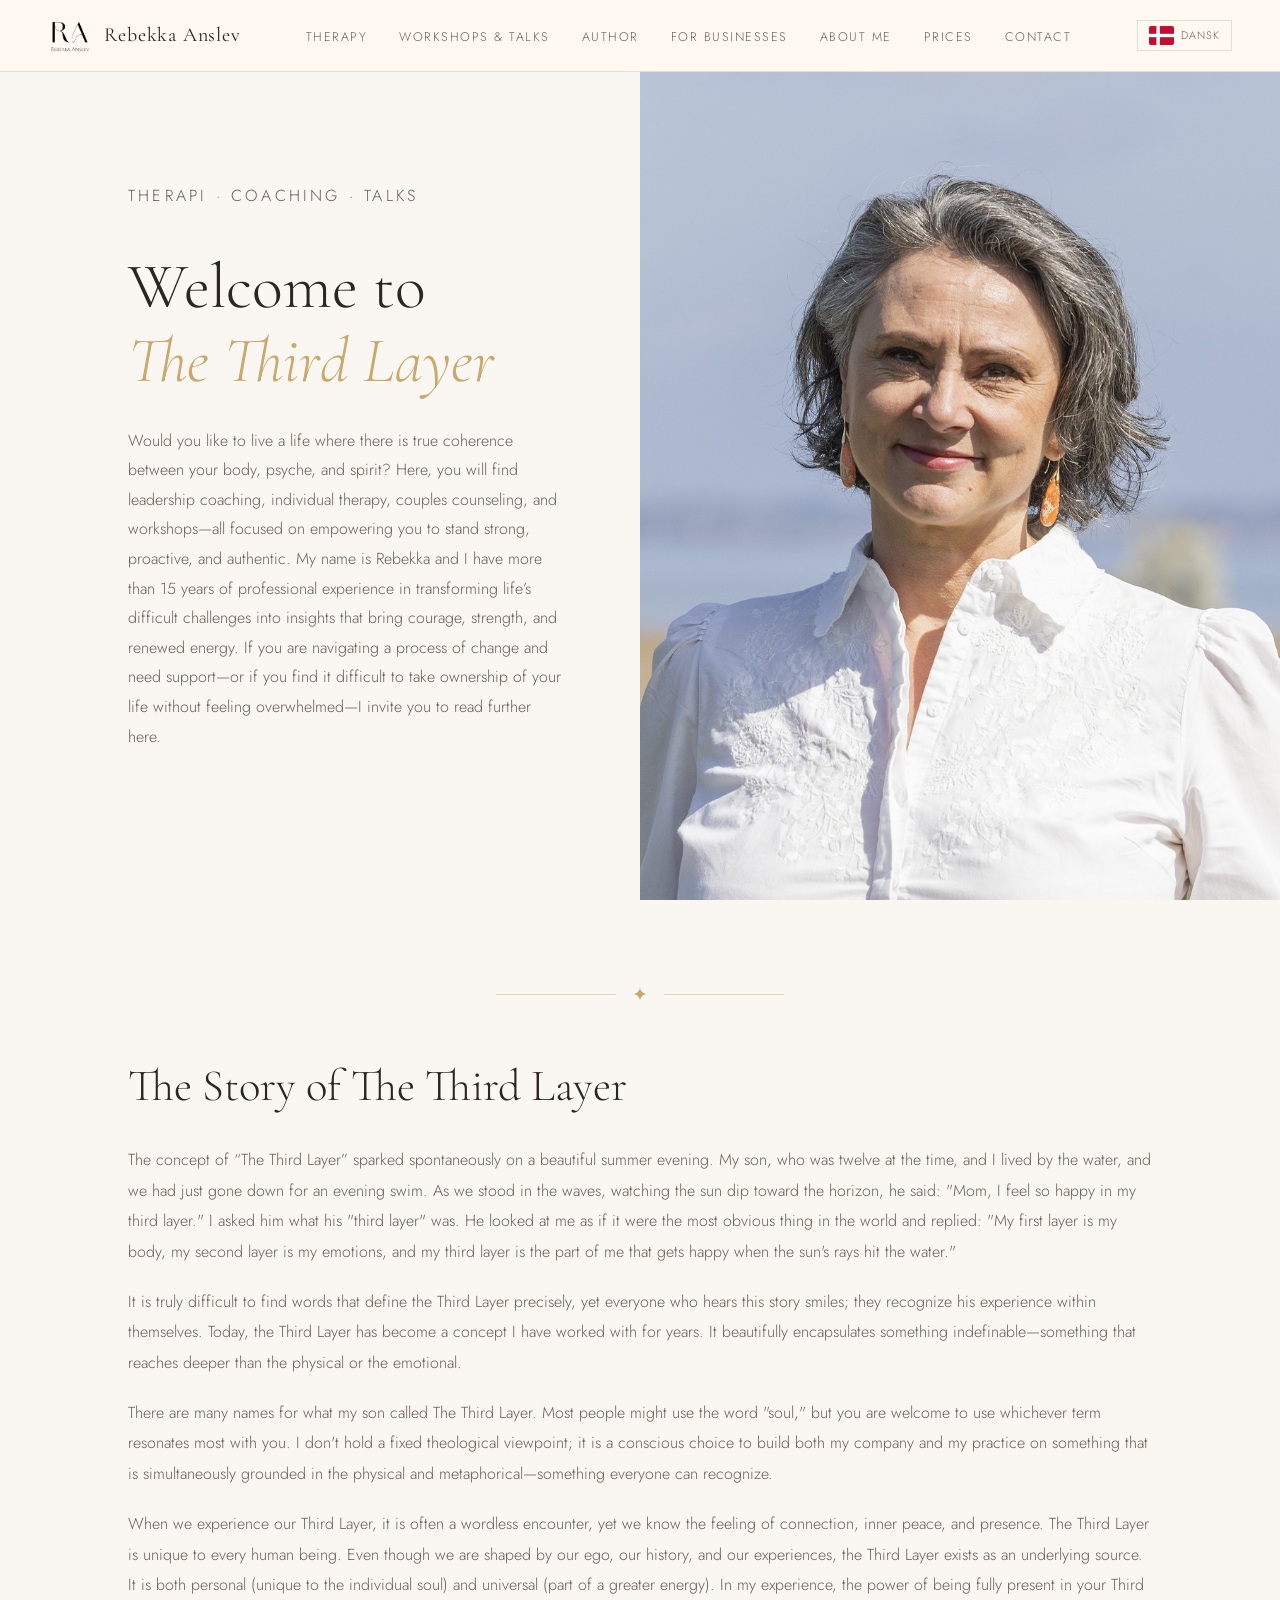
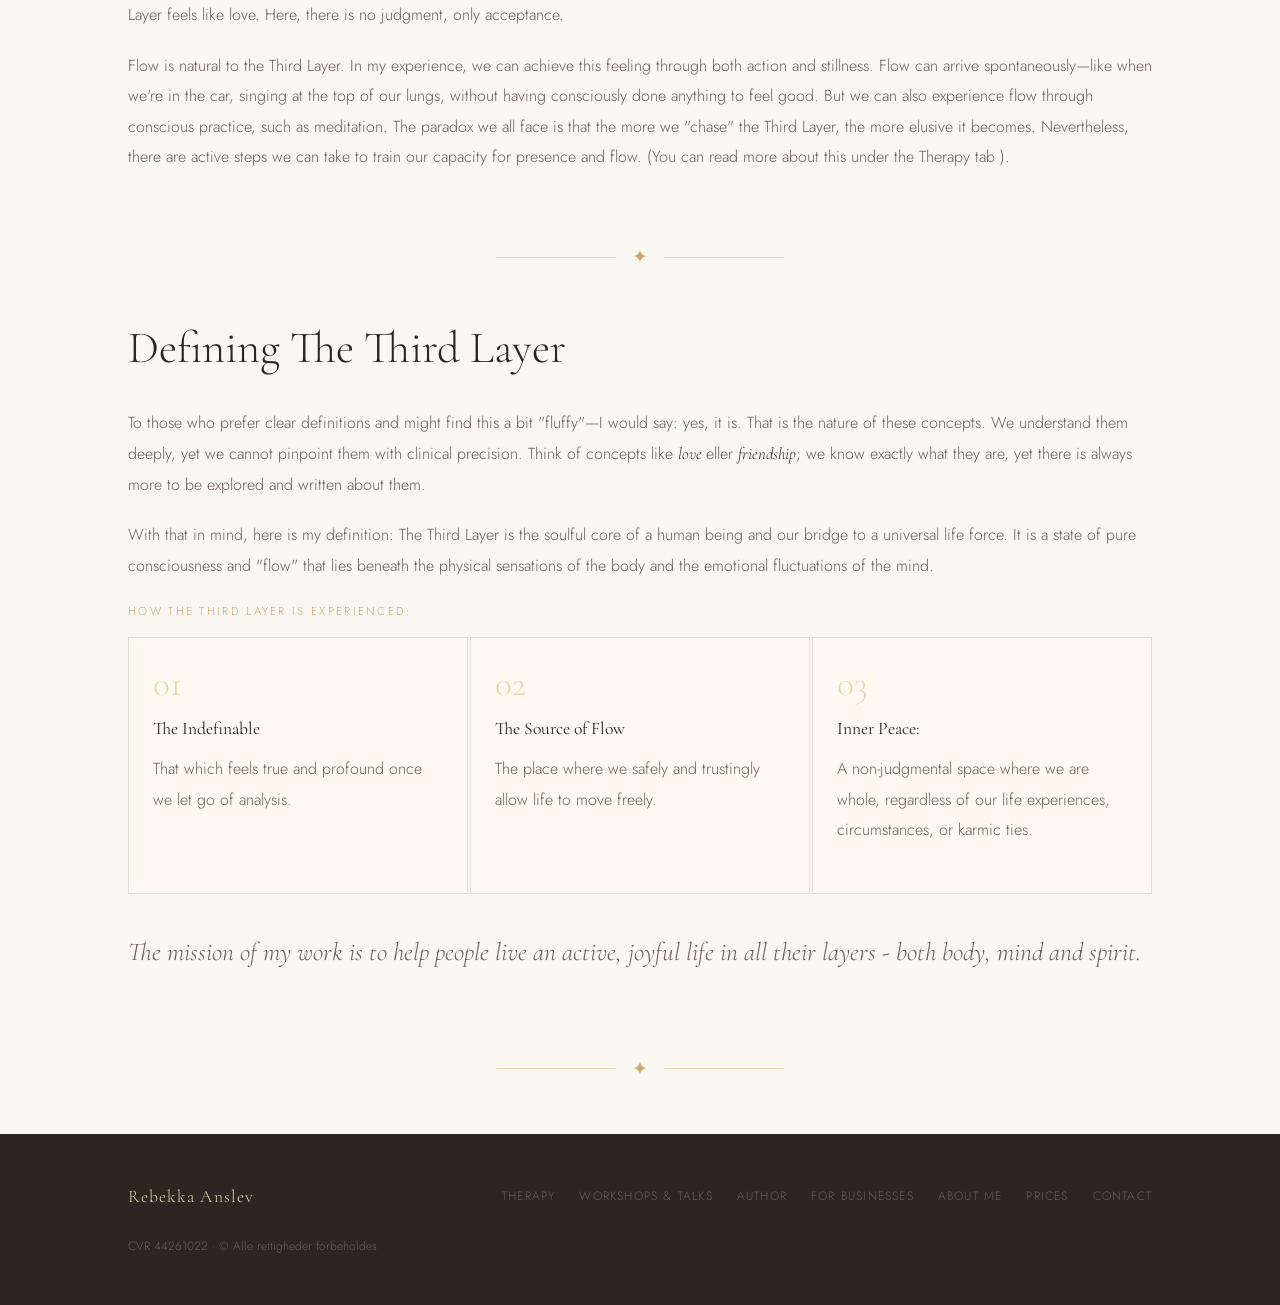
<file: index.html>
<!DOCTYPE html>
<html lang="da">

<head>
  <meta charset="UTF-8" />
  <meta name="viewport" content="width=device-width, initial-scale=1.0" />
  <title>Rebekka Anslev</title>
  <link rel="preconnect" href="https://fonts.googleapis.com">
  <link rel="preconnect" href="https://fonts.gstatic.com" crossorigin>
  <link
    href="https://fonts.googleapis.com/css2?family=Cormorant+Garamond:ital,wght@0,300;0,400;0,500;1,300;1,400&family=Jost:wght@300;400;500&display=swap"
    rel="stylesheet">
  <link rel="stylesheet" href="style.css">
  <link rel="icon" type="image/png" href="/images/logo_square.png">

</head>

<body>

  <div id="site-nav"></div>

  <!-- ── Hero ── -->
  <div class="page">
    <section class="hero">
      <div class="hero-text">
        <p class="hero-eyebrow fade-up">Therapi · Coaching · Talks</p>
        <h1 class="fade-up">Welcome to<br><em>The Third Layer</em></h1>
        <p class="fade-up">
          Would you like to live a life where there is true coherence between your body, psyche, and spirit? Here, you
          will find leadership coaching, individual therapy, couples counseling, and workshops—all focused on empowering
          you to stand strong, proactive, and authentic.
          My name is Rebekka and I have more than 15 years of professional experience in transforming life’s difficult
          challenges into insights that bring courage, strength, and renewed energy.
          If you are navigating a process of change and need support—or if you find it difficult to take ownership of
          your life without feeling overwhelmed—I invite you to read further here.


        </p>
      </div>
      <div class="hero-image">
        <!-- Replace hero.jpg with your portrait photo -->
        <img src="images/hero_cropped.jpg" alt="Rebekka Anslev">
      </div>
    </section>
    <section class="tl-section">

      <div class="gold-divider"><span>✦</span></div>
      <h2>The Story of The Third Layer</h2>

      <p class="fade-up">The concept of “The Third Layer” sparked spontaneously on a beautiful summer evening. My son,
        who was twelve at the time, and I lived by the water, and we had just gone down for an evening swim. As we stood
        in the waves, watching the sun dip toward the horizon, he said: "Mom, I feel so happy in my third layer."
        I asked him what his "third layer" was. He looked at me as if it were the most obvious thing in the world and
        replied: "My first layer is my body, my second layer is my emotions, and my third layer is the part of me that
        gets happy when the sun's rays hit the water."</p>
      <p class="fade-up">It is truly difficult to find words that define the Third Layer precisely, yet everyone who
        hears this story smiles; they recognize his experience within themselves.
        Today, the Third Layer has become a concept I have worked with for years. It beautifully encapsulates something
        indefinable—something that reaches deeper than the physical or the emotional.
      </p>
      <p class="fade-up">There are many names for what my son called The Third Layer. Most people might use the word
        "soul," but you are welcome to use whichever term resonates most with you. I don't hold a fixed theological
        viewpoint; it is a conscious choice to build both my company and my practice on something that is simultaneously
        grounded in the physical and metaphorical—something everyone can recognize.</p>
      <p class="fade-up">When we experience our Third Layer, it is often a wordless encounter, yet we know the feeling
        of connection, inner peace, and presence. The Third Layer is unique to every human being. Even though we are
        shaped by our ego, our history, and our experiences, the Third Layer exists as an underlying source. It is both
        personal (unique to the individual soul) and universal (part of a greater energy). In my experience, the power
        of being fully present in your Third Layer feels like love. Here, there is no judgment, only acceptance.</p>
      <p class="fade-up">Flow is natural to the Third Layer. In my experience, we can achieve this feeling through both
        action and stillness. Flow can arrive spontaneously—like when we're in the car, singing at the top of our lungs,
        without having consciously done anything to feel good. But we can also experience flow through conscious
        practice, such as meditation.
        The paradox we all face is that the more we "chase" the Third Layer, the more elusive it becomes. Nevertheless,
        there are active steps we can take to train our capacity for presence and flow. (You can read more about this
        under the Therapy tab
        ).
      </p>

      <div class="gold-divider"><span>✦</span></div>

      <h2>Defining The Third Layer</h2>

      <p class="fade-up">
        To those who prefer clear definitions and might find this a bit "fluffy"—I would say: yes, it is. That is the
        nature of these concepts. We understand them deeply, yet we cannot pinpoint them with clinical precision. Think
        of concepts like <em>love </em> eller <em>friendship</em>; we know exactly what they are, yet there is always
        more to be explored and written about them.
      </p>

      <p class="fade-up">
        With that in mind, here is my definition: The Third Layer is the soulful core of a human being and our bridge to
        a universal life force. It is a state of pure consciousness and "flow" that lies beneath the physical sensations
        of the body and the emotional fluctuations of the mind.
      </p>

      <span class="tl-label fade-up">How the Third Layer is experienced:</span>

      <div class="tl-cards">
        <div class="tl-card">
          <div class="tl-card-num">01</div>
          <div class="tl-card-title">The Indefinable</div>
          <p class="tl-card-body">That which feels true and profound once we let go of analysis.</p>
        </div>
        <div class="tl-card">
          <div class="tl-card-num">02</div>
          <div class="tl-card-title">The Source of Flow</div>
          <p class="tl-card-body">The place where we safely and trustingly allow life to move freely.</p>
        </div>
        <div class="tl-card">
          <div class="tl-card-num">03</div>
          <div class="tl-card-title">Inner Peace:</div>
          <p class="tl-card-body">A non-judgmental space where we are whole, regardless of our life experiences,
            circumstances, or karmic ties.</p>
        </div>
      </div>

      <div class="mv-b fade-up">
        The mission of my work is to help people live an active, joyful life in all their layers - both body, mind and
        spirit.
      </div>
    </section>
    <div class="gold-divider"><span>✦</span></div>

  </div>
  <div id="site-footer"></div>
  <script src="nav.js"></script>
</body>

</html>
</file>
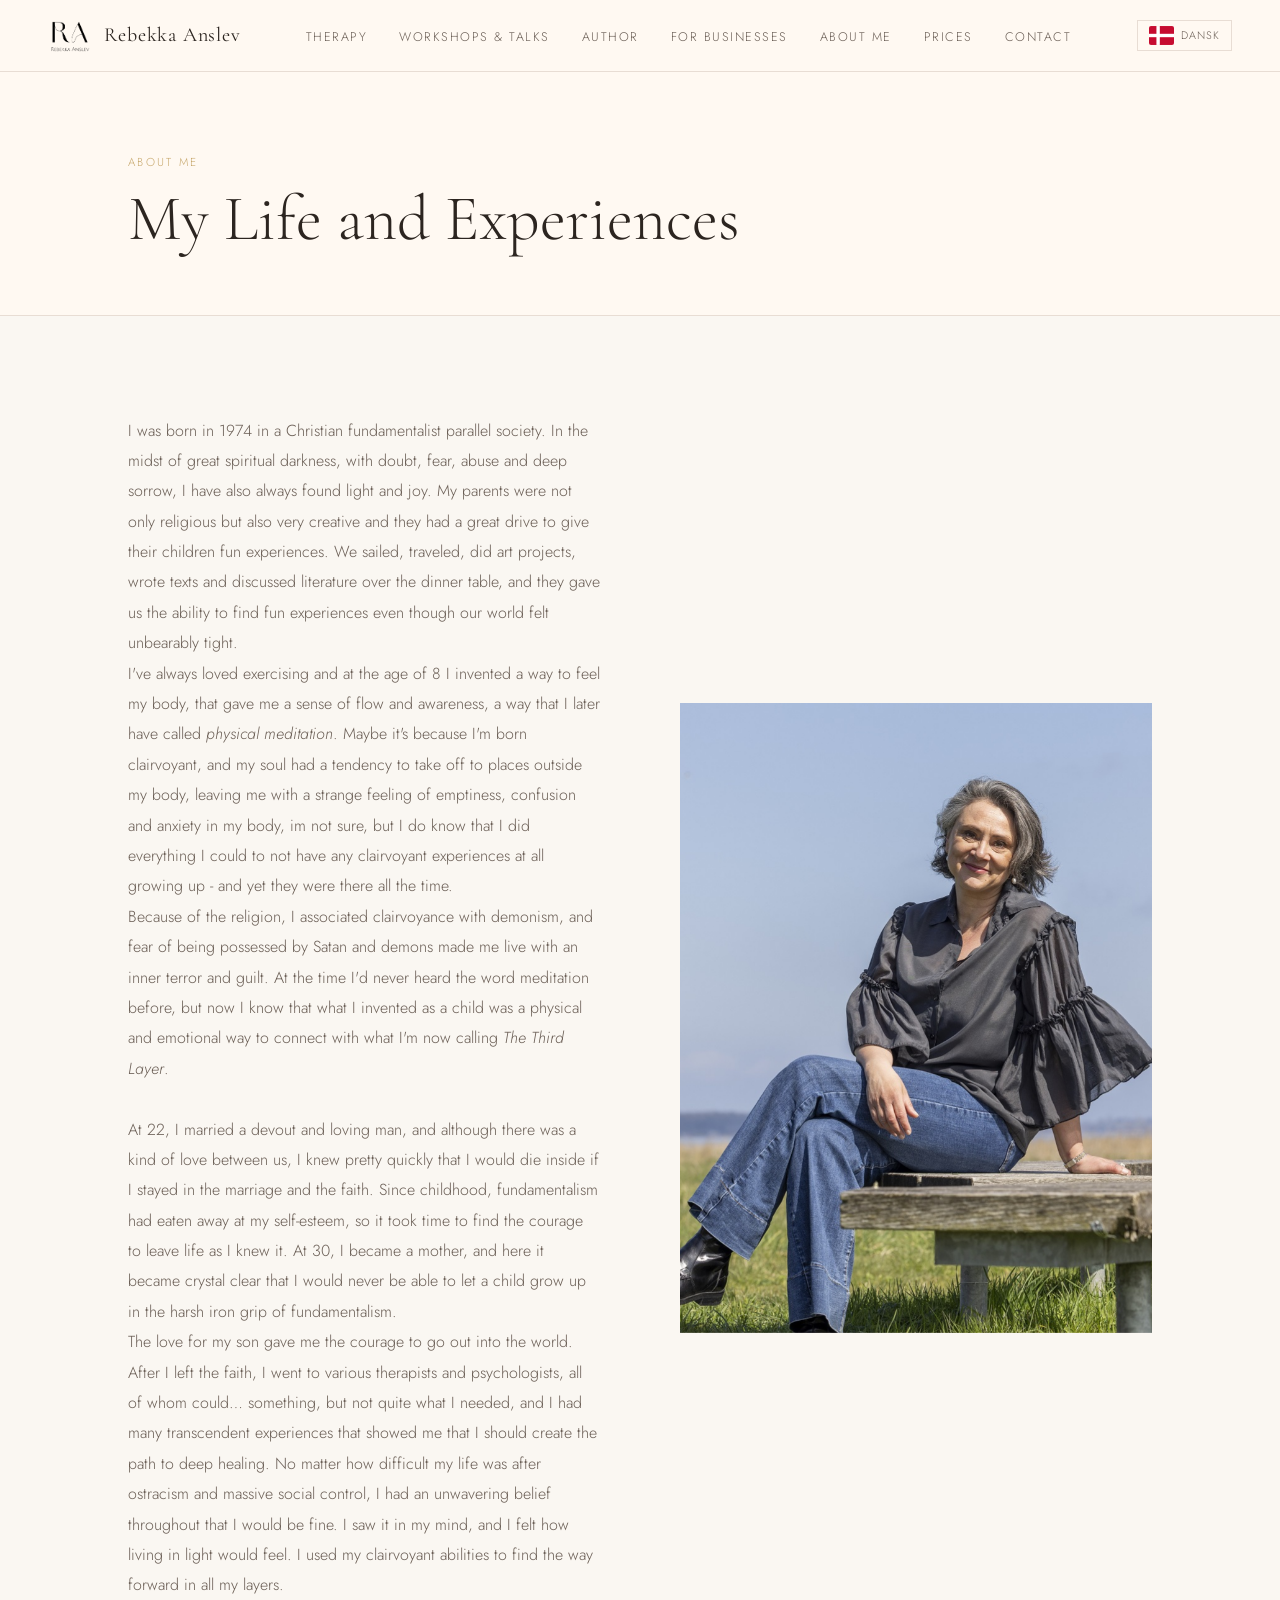
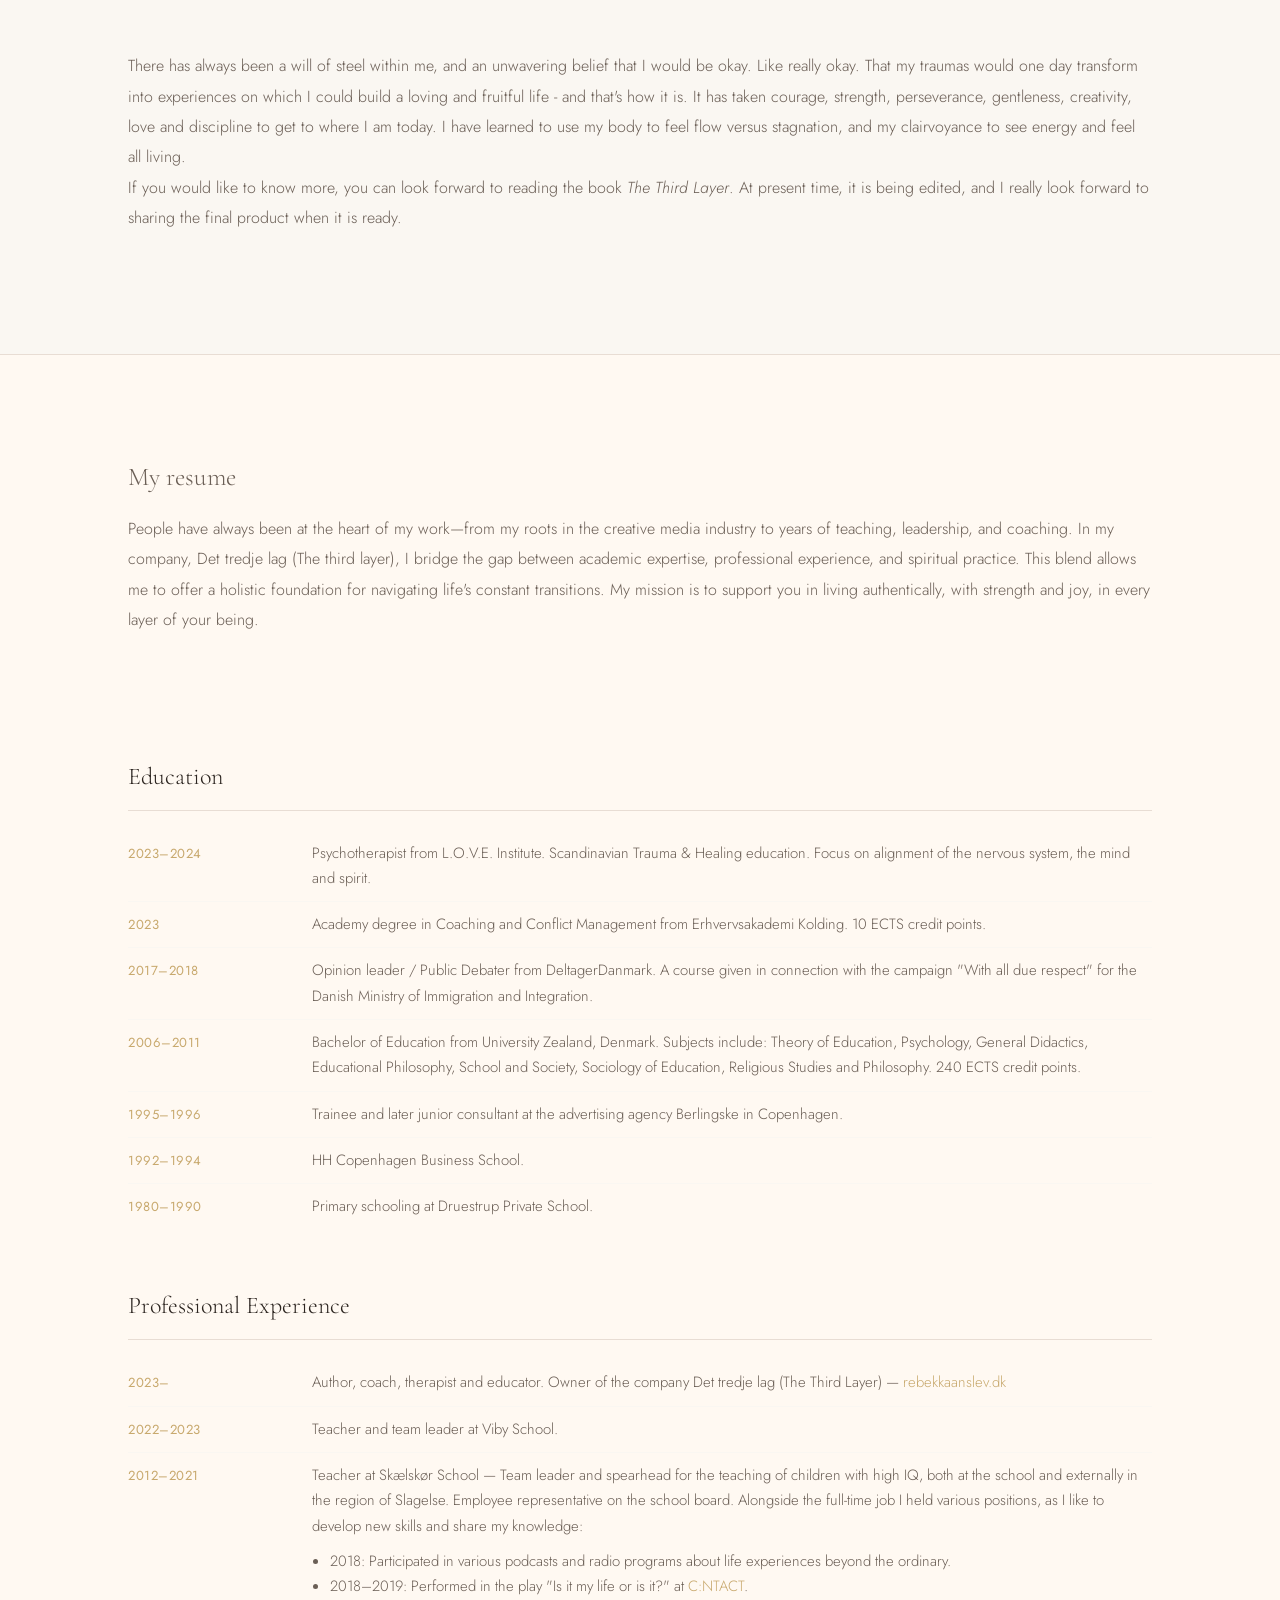
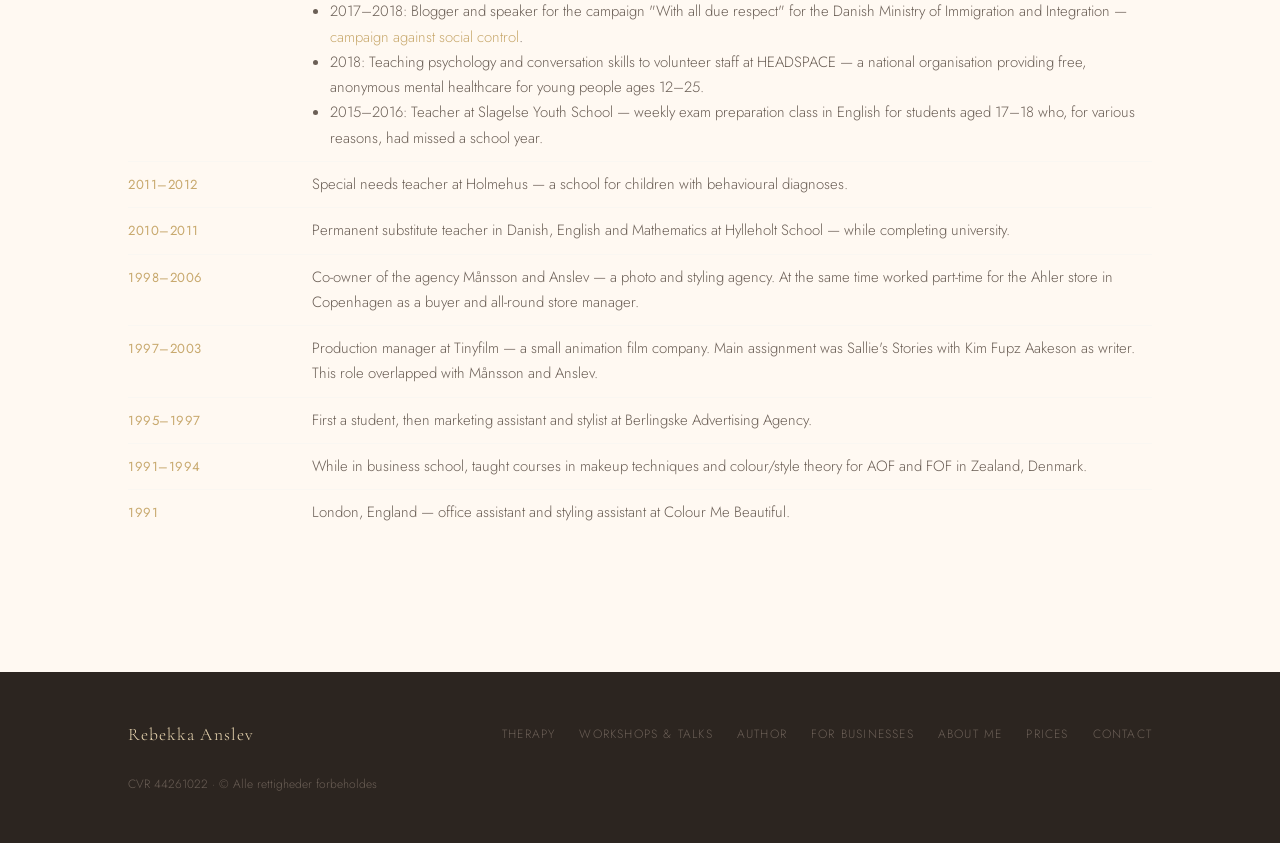
<file: subpages/about_me.html>
<!DOCTYPE html>
<html lang="da">

<head>
  <meta charset="UTF-8" />
  <meta name="viewport" content="width=device-width, initial-scale=1.0" />
  <title>About me — Rebekka Anslev</title>
  <link rel="preconnect" href="https://fonts.googleapis.com">
  <link rel="preconnect" href="https://fonts.gstatic.com" crossorigin>
  <link
    href="https://fonts.googleapis.com/css2?family=Cormorant+Garamond:ital,wght@0,300;0,400;0,500;1,300;1,400&family=Jost:wght@300;400;500&display=swap"
    rel="stylesheet">
  <link rel="stylesheet" href="../style.css">
  <link rel="icon" type="image/png" href="/images/logo_square.png">
</head>

<body>
  <div id="site-nav"></div>
  <div class="page">
    <div class="page-banner">
      <span class="section-label fade-up">About me</span>
      <h1 class="fade-up">My Life and Experiences</h1>
    </div>
    <section class="section">
      <div class="about-grid">
        <p class="fade-up">
          I was born in 1974 in a Christian fundamentalist parallel society. In the midst of great spiritual darkness,
          with doubt, fear, abuse and deep sorrow, I have also always found light and joy. My parents were not only
          religious but also very creative and they had a great drive to give their children fun experiences. We sailed,
          traveled, did art projects, wrote texts and discussed literature over the dinner table, and they gave us the
          ability to find fun experiences even though our world felt unbearably tight.
          <br>I've always loved exercising and at the age of 8 I invented a way to feel my body, that gave me a sense of
          flow and awareness, a way that I later have called <em>physical meditation</em>.
          Maybe it's because I'm born clairvoyant, and my soul had a tendency to take off to places outside my body,
          leaving me with a strange feeling of emptiness, confusion and anxiety in my body, im not sure, but I do know
          that I did everything I could to not have any clairvoyant experiences at all growing up - and yet they were
          there all the time.
          <br>
          Because of the religion, I associated clairvoyance with demonism, and fear of being possessed by Satan and
          demons made me live with an inner terror and guilt. At the time I'd never heard the word meditation before,
          but now I know that what I invented as a child was a physical and emotional way to connect with what I'm now
          calling <em>The Third Layer</em>.
          <br><br>
          At 22, I married a devout and loving man, and although there was a kind of love between us, I knew pretty
          quickly that I would die inside if I stayed in the marriage and the faith. Since childhood, fundamentalism had
          eaten away at my self-esteem, so it took time to find the courage to leave life as I knew it. At 30, I became
          a mother, and here it became crystal clear that I would never be able to let a child grow up in the harsh iron
          grip of fundamentalism.
          <br>
          The love for my son gave me the courage to go out into the world. After I left the faith, I went to various
          therapists and psychologists, all of whom could… something, but not quite what I needed, and I had many
          transcendent experiences that showed me that I should create the path to deep healing. No matter how difficult
          my life was after ostracism and massive social control, I had an unwavering belief throughout that I would be
          fine. I saw it in my mind, and I felt how living in light would feel. I used my clairvoyant abilities to find
          the way forward in all my layers.
        
        </p>
        <div class="about-image fade-up">
          <!-- Replace terapi.jpg with a relevant image -->
          <img src="../images/terapi_portrat.jpg" alt="Terapi session">
        </div>
      </div>
      <p> <br>
        There has always been a will of steel within me, and an unwavering belief that I would be okay. Like really
        okay. That my traumas would one day transform into experiences on which I could build a loving and fruitful life
        - and that's how it is. It has taken courage, strength, perseverance, gentleness, creativity, love and
        discipline to get to where I am today. I have learned to use my body to feel flow versus stagnation, and my
        clairvoyance to see energy and feel all living.
        <br>
        If you would like to know more, you can look forward to reading the book <em>The Third Layer</em>. At present
        time, it is being edited, and I really look forward to sharing the final product when it is ready.

      </p>
    </section>

    <section class="section" style="background:var(--warm-white);border-top:1px solid var(--light-line);">
      <h3>My resume</h3>
      <p>People have always been at the heart of my work—from my roots in the creative media industry to years of
        teaching, leadership, and coaching. In my company, Det tredje lag (The third layer), I bridge the gap between
        academic expertise, professional experience, and spiritual practice. This blend allows me to offer a holistic
        foundation for navigating life's constant transitions. My mission is to support you in living authentically,
        with strength and joy, in every layer of your being.
  </div>
<div class="cv-section">
    <div class="cv-block">
      <div class="cv-block-title">Education</div>
      <div class="cv-row"><span class="cv-year">2023–2024</span><span class="cv-desc">Psychotherapist from L.O.V.E. Institute. Scandinavian Trauma &amp; Healing education. Focus on alignment of the nervous system, the mind and spirit.</span></div>
      <div class="cv-row"><span class="cv-year">2023</span><span class="cv-desc">Academy degree in Coaching and Conflict Management from Erhvervsakademi Kolding. 10 ECTS credit points.</span></div>
      <div class="cv-row"><span class="cv-year">2017–2018</span><span class="cv-desc">Opinion leader / Public Debater from DeltagerDanmark. A course given in connection with the campaign "With all due respect" for the Danish Ministry of Immigration and Integration.</span></div>
      <div class="cv-row"><span class="cv-year">2006–2011</span><span class="cv-desc">Bachelor of Education from University Zealand, Denmark. Subjects include: Theory of Education, Psychology, General Didactics, Educational Philosophy, School and Society, Sociology of Education, Religious Studies and Philosophy. 240 ECTS credit points.</span></div>
      <div class="cv-row"><span class="cv-year">1995–1996</span><span class="cv-desc">Trainee and later junior consultant at the advertising agency Berlingske in Copenhagen.</span></div>
      <div class="cv-row"><span class="cv-year">1992–1994</span><span class="cv-desc">HH Copenhagen Business School.</span></div>
      <div class="cv-row"><span class="cv-year">1980–1990</span><span class="cv-desc">Primary schooling at Druestrup Private School.</span></div>
    </div>

    <div class="cv-block">
      <div class="cv-block-title">Professional Experience</div>
      <div class="cv-row"><span class="cv-year">2023–</span><span class="cv-desc">Author, coach, therapist and educator. Owner of the company Det tredje lag (The Third Layer) — <a href="https://rebekkaanslev.dk/" target="_blank">rebekkaanslev.dk</a></span></div>
      <div class="cv-row"><span class="cv-year">2022–2023</span><span class="cv-desc">Teacher and team leader at Viby School.</span></div>
      <div class="cv-row"><span class="cv-year">2012–2021</span><span class="cv-desc">Teacher at Skælskør School — Team leader and spearhead for the teaching of children with high IQ, both at the school and externally in the region of Slagelse. Employee representative on the school board. Alongside the full-time job I held various positions, as I like to develop new skills and share my knowledge:
          <ul style="margin-top:10px; padding-left:18px; list-style:disc;">
            <li>2018: Participated in various podcasts and radio programs about life experiences beyond the ordinary.</li>
            <li>2018–2019: Performed in the play "Is it my life or is it?" at <a href="https://www.contact.dk/forestilling/det-mit-liv-eller-er-det/" target="_blank">C:NTACT</a>.</li>
            <li>2017–2018: Blogger and speaker for the campaign "With all due respect" for the Danish Ministry of Immigration and Integration — <a href="http://www.alsresearch.dk/dansk/projekter/kampagner-og-kommunikation/med-al-are-respekt---bryd-negativ-social-kontrol" target="_blank">campaign against social control</a>.</li>
            <li>2018: Teaching psychology and conversation skills to volunteer staff at HEADSPACE — a national organisation providing free, anonymous mental healthcare for young people ages 12–25.</li>
            <li>2015–2016: Teacher at Slagelse Youth School — weekly exam preparation class in English for students aged 17–18 who, for various reasons, had missed a school year.</li>
          </ul>
        </span></div>
      <div class="cv-row"><span class="cv-year">2011–2012</span><span class="cv-desc">Special needs teacher at Holmehus — a school for children with behavioural diagnoses.</span></div>
      <div class="cv-row"><span class="cv-year">2010–2011</span><span class="cv-desc">Permanent substitute teacher in Danish, English and Mathematics at Hylleholt School — while completing university.</span></div>
      <div class="cv-row"><span class="cv-year">1998–2006</span><span class="cv-desc">Co-owner of the agency Månsson and Anslev — a photo and styling agency. At the same time worked part-time for the Ahler store in Copenhagen as a buyer and all-round store manager.</span></div>
      <div class="cv-row"><span class="cv-year">1997–2003</span><span class="cv-desc">Production manager at Tinyfilm — a small animation film company. Main assignment was Sallie's Stories with Kim Fupz Aakeson as writer. This role overlapped with Månsson and Anslev.</span></div>
      <div class="cv-row"><span class="cv-year">1995–1997</span><span class="cv-desc">First a student, then marketing assistant and stylist at Berlingske Advertising Agency.</span></div>
      <div class="cv-row"><span class="cv-year">1991–1994</span><span class="cv-desc">While in business school, taught courses in makeup techniques and colour/style theory for AOF and FOF in Zealand, Denmark.</span></div>
      <div class="cv-row"><span class="cv-year">1991</span><span class="cv-desc">London, England — office assistant and styling assistant at Colour Me Beautiful.</span></div>
    </div>
  </div>
  </section>
  </div>
  <div id="site-footer"></div>
  <script src="../nav.js"></script>
</body>

</html>
</file>
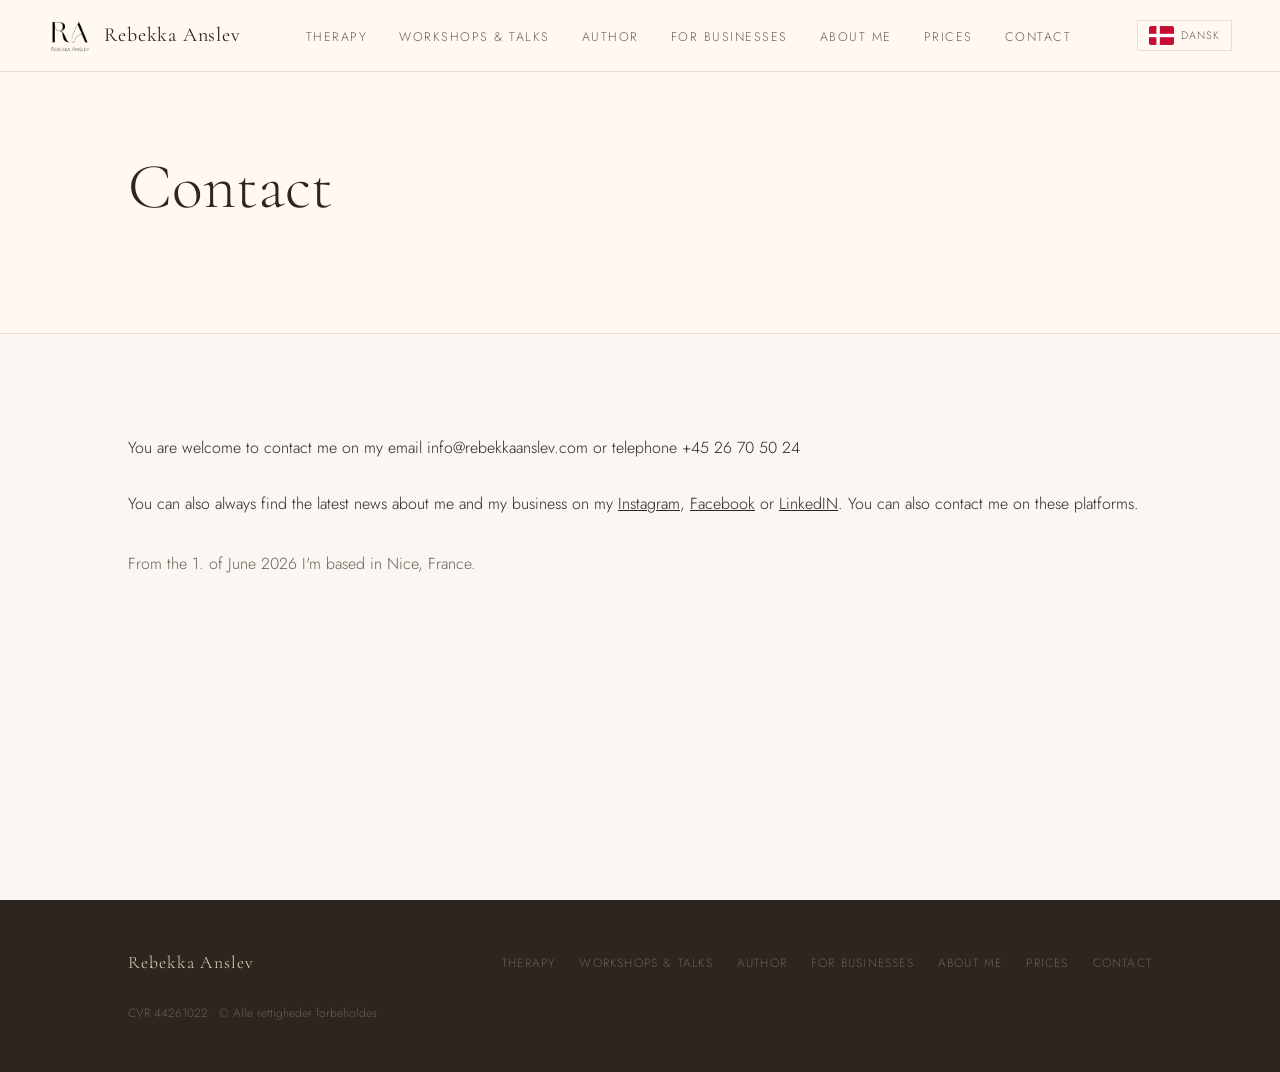
<file: subpages/contact.html>
<!DOCTYPE html>
<html lang="da">
<head>
  <meta charset="UTF-8" />
  <meta name="viewport" content="width=device-width, initial-scale=1.0" />
  <title>Contact — Rebekka Anslev</title>
  <link rel="preconnect" href="https://fonts.googleapis.com">
  <link rel="preconnect" href="https://fonts.gstatic.com" crossorigin>
  <link href="https://fonts.googleapis.com/css2?family=Cormorant+Garamond:ital,wght@0,300;0,400;0,500;1,300;1,400&family=Jost:wght@300;400;500&display=swap" rel="stylesheet">
  <link rel="stylesheet" href="../style.css">
  <link rel="icon" type="image/png" href="/images/logo_square.png">

</head>
<body>
  <div id="site-nav"></div>
  <div class="page">
    <div class="page-banner">
      <h1 class="fade-up">Contact</h1>
      <p class="fade-up"><br>
</p class="fade-up">
    </div>
    <section class="section">
      You are welcome to contact me on my email info@rebekkaanslev.com or telephone +45 26 70 50 24 

      <br> <br>

      You can also always find the latest news about me and my business on my
    <a href="https://www.instagram.com/rebekkaanslev.dk/" target="_blank" style="color: inherit; text-decoration: underline;">Instagram</a>, 
    <a href="https://www.facebook.com/profile.php?id=61550701293813" target="_blank" style="color: inherit; text-decoration: underline;">Facebook</a> 
    or
    <a href="https://www.linkedin.com/in/rebekka-anslev-7918961b2/" target="_blank" style="color: inherit; text-decoration: underline;" >LinkedIN</a>.
    You can also contact me on these platforms. <br>
      <p class="fade-up"> <br>From the 1. of June 2026 I'm based in Nice, France. 
</p>
    </section>
  </div>
  <div id="site-footer"></div>
  <script src="../nav.js"></script>
</body>
</html>
</file>
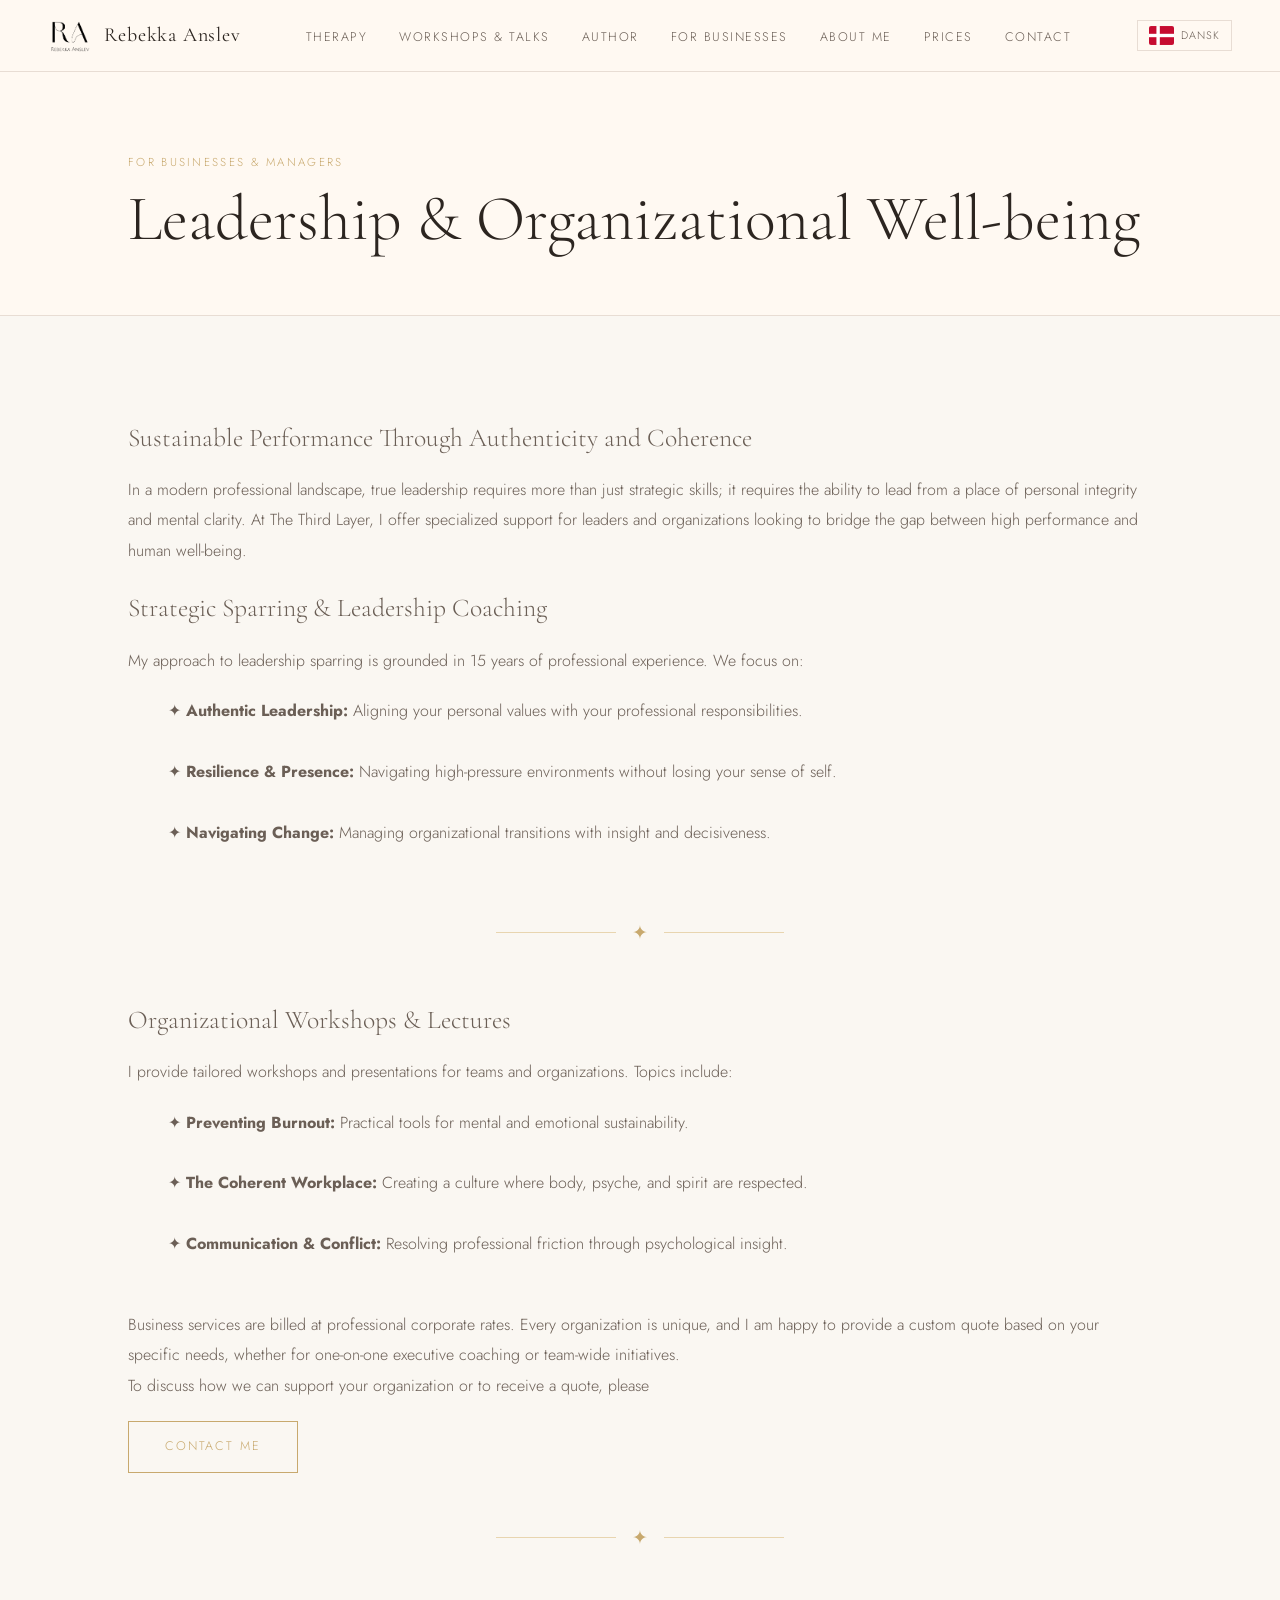
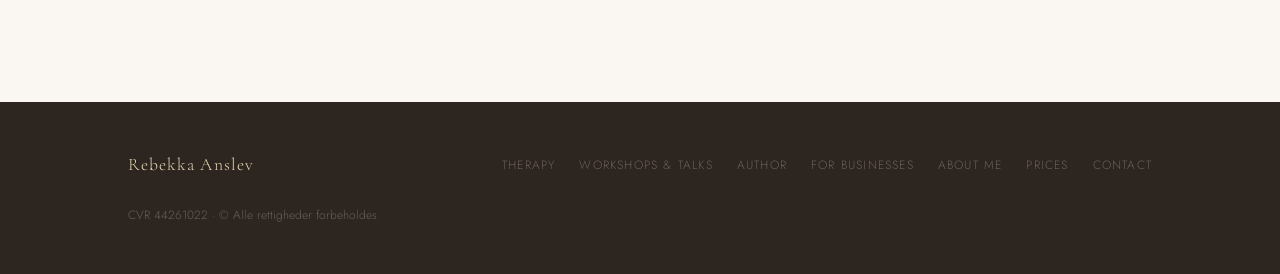
<file: subpages/for_businesses.html>
<!DOCTYPE html>
<html lang="da">

<head>
  <meta charset="UTF-8" />
  <meta name="viewport" content="width=device-width, initial-scale=1.0" />
  <title>For Businesses — Rebekka Anslev</title>
  <link rel="preconnect" href="https://fonts.googleapis.com">
  <link rel="preconnect" href="https://fonts.gstatic.com" crossorigin>
  <link
    href="https://fonts.googleapis.com/css2?family=Cormorant+Garamond:ital,wght@0,300;0,400;0,500;1,300;1,400&family=Jost:wght@300;400;500&display=swap"
    rel="stylesheet">
  <link rel="stylesheet" href="../style.css">
  <link rel="icon" type="image/png" href="/images/logo_square.png">

</head>

<body>
  <div id="site-nav"></div>
  <div class="page">
    <div class="page-banner">
      <span class="section-label fade-up">For Businesses & Managers</span>
      <h1 class="fade-up">Leadership & Organizational Well-being</h1>
    </div>


    <section class="section">

      <h3 class="fade-up">Sustainable Performance Through Authenticity and Coherence</h3>
      <p class="fade-up">In a modern professional landscape, true leadership requires more than just strategic skills;
        it requires the ability to lead from a place of personal integrity and mental clarity. At The Third Layer, I
        offer specialized support for leaders and organizations looking to bridge the gap between high performance and
        human well-being.
      </p>
      <h3>Strategic Sparring & Leadership Coaching</h3>
      <p class="fade-up">My approach to leadership sparring is grounded in 15 years of professional experience. We focus
        on:

      </p>

      <p class="fade-up" ; style="margin-left: 40px;">
        <span>✦</span> <b>Authentic Leadership:</b> Aligning your personal values with your professional
        responsibilities.
        <br><br>
        <span>✦</span> <b>Resilience & Presence:</b> Navigating high-pressure environments without losing your sense of
        self.
        <br><br>
        <span>✦</span> <b>Navigating Change:</b> Managing organizational transitions with insight and decisiveness.
      </p>

      <div class="gold-divider"><span>✦</span></div>

      <h3>Organizational Workshops & Lectures</h3>
      <p class="fade-up">I provide tailored workshops and presentations for teams and organizations. Topics include:</p>

      <p class="fade-up" ; style="margin-left: 40px;">
        <span>✦</span> <b>Preventing Burnout:</b> Practical tools for mental and emotional sustainability.

        <br><br>
        <span>✦</span> <b>The Coherent Workplace:</b> Creating a culture where body, psyche, and spirit are respected.
        <br><br>
        <span>✦</span> <b>Communication & Conflict: </b> Resolving professional friction through psychological insight.
      </p>
      <p>
        <br>
        Business services are billed at professional corporate rates. Every organization is unique, and I am happy to
        provide a custom quote based on your specific needs, whether for one-on-one executive coaching or team-wide
        initiatives.
        <br>
        To discuss how we can support your organization or to receive a quote, please 
      </p>
      <a href="../subpages/contact.html" class="btn fade-up">Contact me</a>

      <div class="gold-divider"><span>✦</span></div>

    </section>

  </div>



  <div id="site-footer"></div>
  <script src="../nav.js"></script>
</body>

</html>
</file>
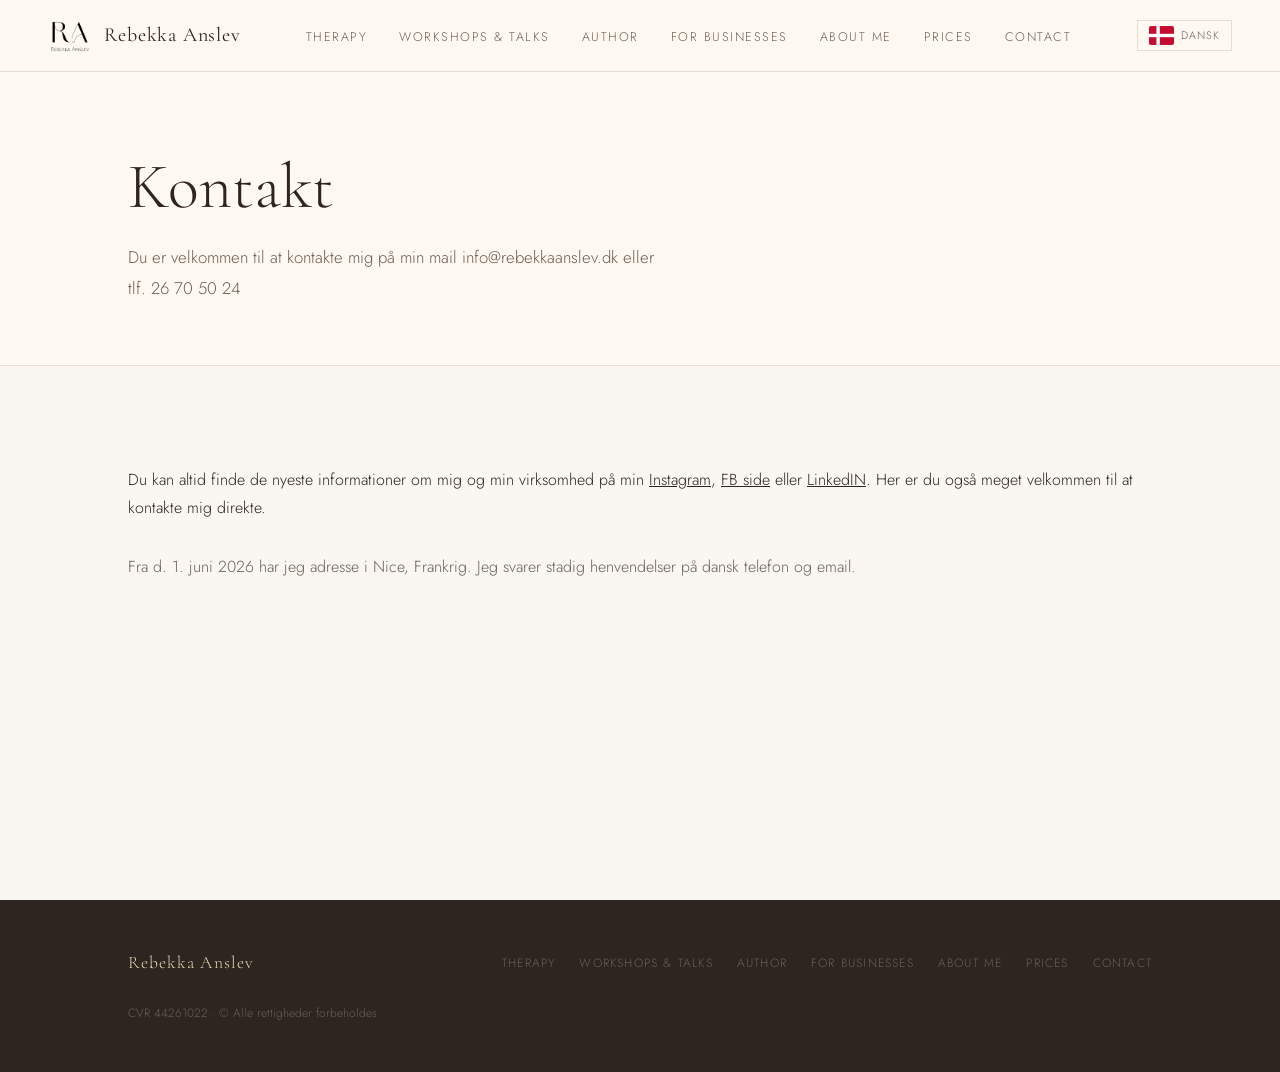
<file: subpages/kontakt.html>
<!DOCTYPE html>
<html lang="da">
<head>
  <meta charset="UTF-8" />
  <meta name="viewport" content="width=device-width, initial-scale=1.0" />
  <title>Kontakt — Rebekka Anslev</title>
  <link rel="preconnect" href="https://fonts.googleapis.com">
  <link rel="preconnect" href="https://fonts.gstatic.com" crossorigin>
  <link href="https://fonts.googleapis.com/css2?family=Cormorant+Garamond:ital,wght@0,300;0,400;0,500;1,300;1,400&family=Jost:wght@300;400;500&display=swap" rel="stylesheet">
  <link rel="stylesheet" href="../style.css">
  <link rel="icon" type="image/png" href="/images/logo_square.png">

</head>
<body>
  <div id="site-nav"></div>
  <div class="page">
    <div class="page-banner">
      <h1 class="fade-up">Kontakt</h1>
      <p class="fade-up">Du er velkommen til at kontakte mig på min mail info@rebekkaanslev.dk eller <br> tlf. 26 70 50 24 <br>
</p class="fade-up">
    </div>
    <section class="section">
      Du kan altid finde de nyeste informationer om mig og min virksomhed på min 
    <a href="https://www.instagram.com/rebekkaanslev.dk/" target="_blank" style="color: inherit; text-decoration: underline;">Instagram</a>, 
    <a href="https://www.facebook.com/profile.php?id=61550701293813" target="_blank" style="color: inherit; text-decoration: underline;">FB side</a> 
    eller
    <a href="https://www.linkedin.com/in/rebekka-anslev-7918961b2/" target="_blank" style="color: inherit; text-decoration: underline;" >LinkedIN</a>.
    Her er du også meget velkommen til at kontakte mig direkte. <br>
      <p class="fade-up"> <br>Fra d. 1. juni 2026 har jeg adresse i Nice, Frankrig. Jeg svarer stadig henvendelser på dansk telefon og email.
</p>
    </section>
  </div>
  <div id="site-footer"></div>
  <script src="../nav.js"></script>
</body>
</html>
</file>
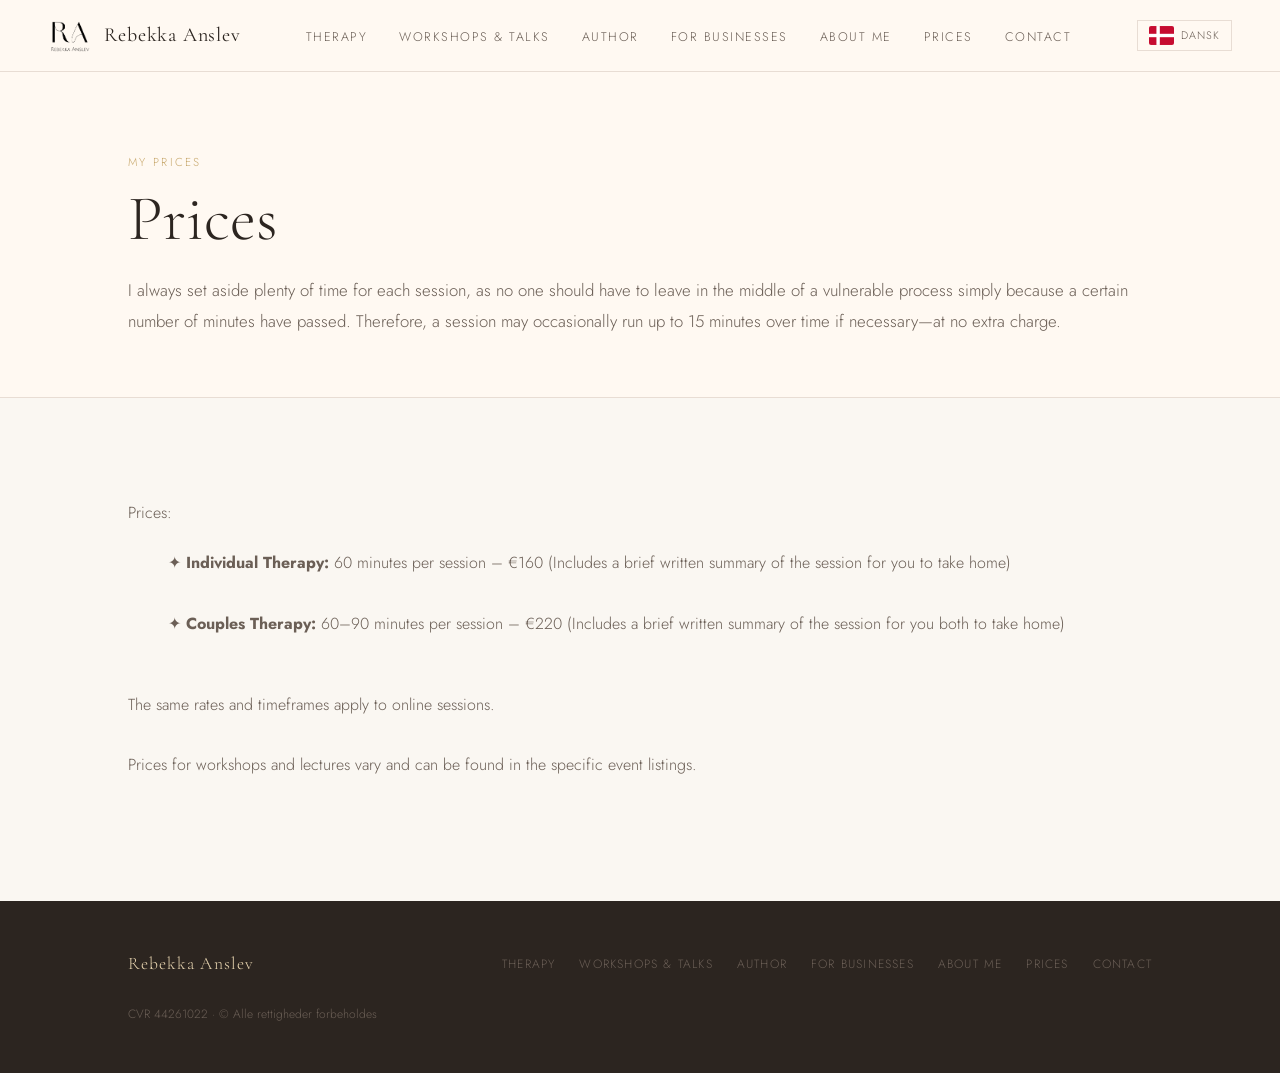
<file: subpages/prices.html>
<!DOCTYPE html>
<html lang="da">

<head>
  <meta charset="UTF-8" />
  <meta name="viewport" content="width=device-width, initial-scale=1.0" />
  <title>Pricing — Rebekka Anslev</title>
  <link rel="preconnect" href="https://fonts.googleapis.com">
  <link rel="preconnect" href="https://fonts.gstatic.com" crossorigin>
  <link
    href="https://fonts.googleapis.com/css2?family=Cormorant+Garamond:ital,wght@0,300;0,400;0,500;1,300;1,400&family=Jost:wght@300;400;500&display=swap"
    rel="stylesheet">
  <link rel="stylesheet" href="../style.css">
  <link rel="icon" type="image/png" href="/images/logo_square.png">

</head>

<body>
  <div id="site-nav"></div>
  <div class="page">
    <div class="page-banner">
      <span class="section-label fade-up">My prices</span>
      <h1 class="fade-up">Prices</h1>
      <p class="fade-up">I always set aside plenty of time for each session, as no one should have to leave in the
        middle of a vulnerable process simply because a certain number of minutes have passed. Therefore, a session may
        occasionally run up to 15 minutes over time if necessary—at no extra charge.</p>
    </div>
    <section class="section">
      <p>Prices:</p>
      <p class="fade-up" ; style="margin-left: 40px;">
        <span>✦</span> <b>Individual Therapy:</b>  60 minutes per session – €160 (Includes a brief written summary of the session for you to take home)
        <br><br>
        <span>✦</span> <b>Couples Therapy:</b> 60–90 minutes per session – €220 (Includes a brief written summary of the session for you both to take home)

        <br><br>
      </p>
      <p>
        The same rates and timeframes apply to online sessions.
        <br><br>
        Prices for workshops and lectures vary and can be found in the specific event listings.
      </p>
    </section>
  </div>
  <div id="site-footer"></div>
  <script src="../nav.js"></script>
</body>

</html>
</file>
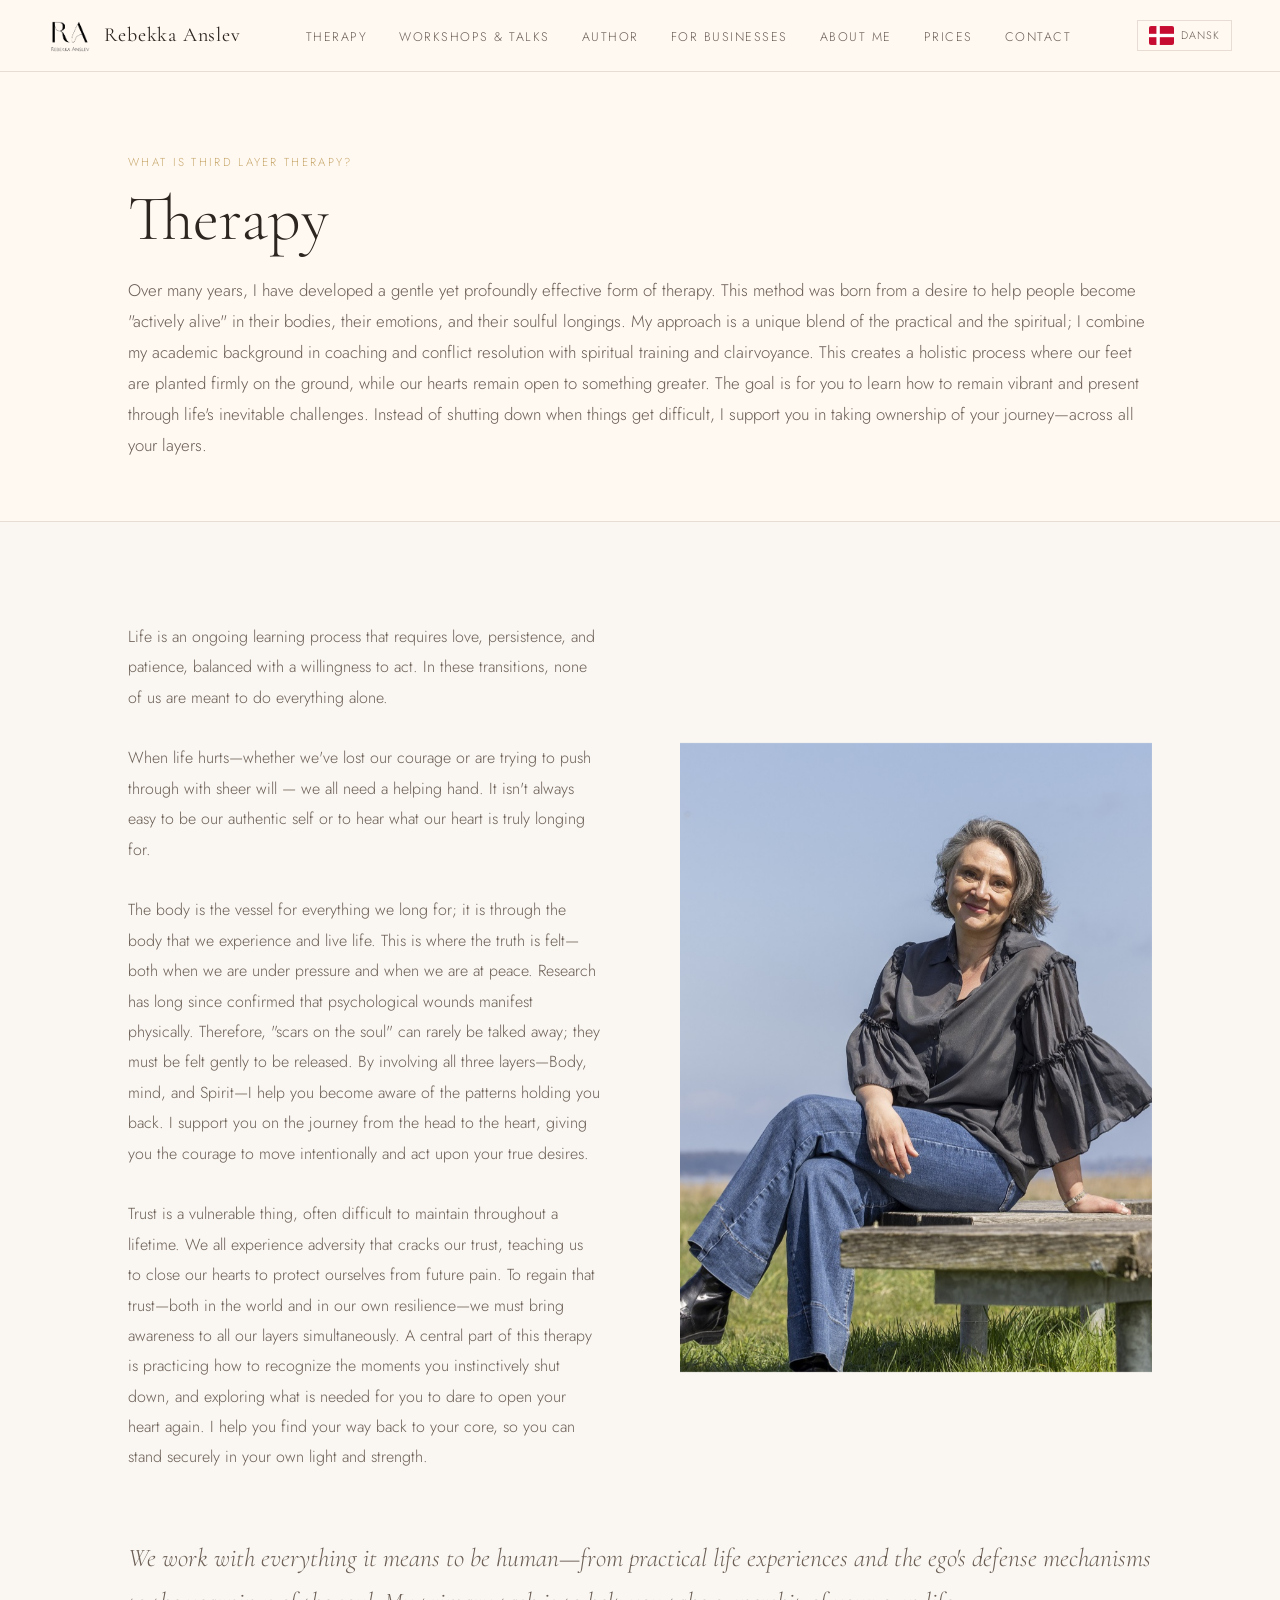
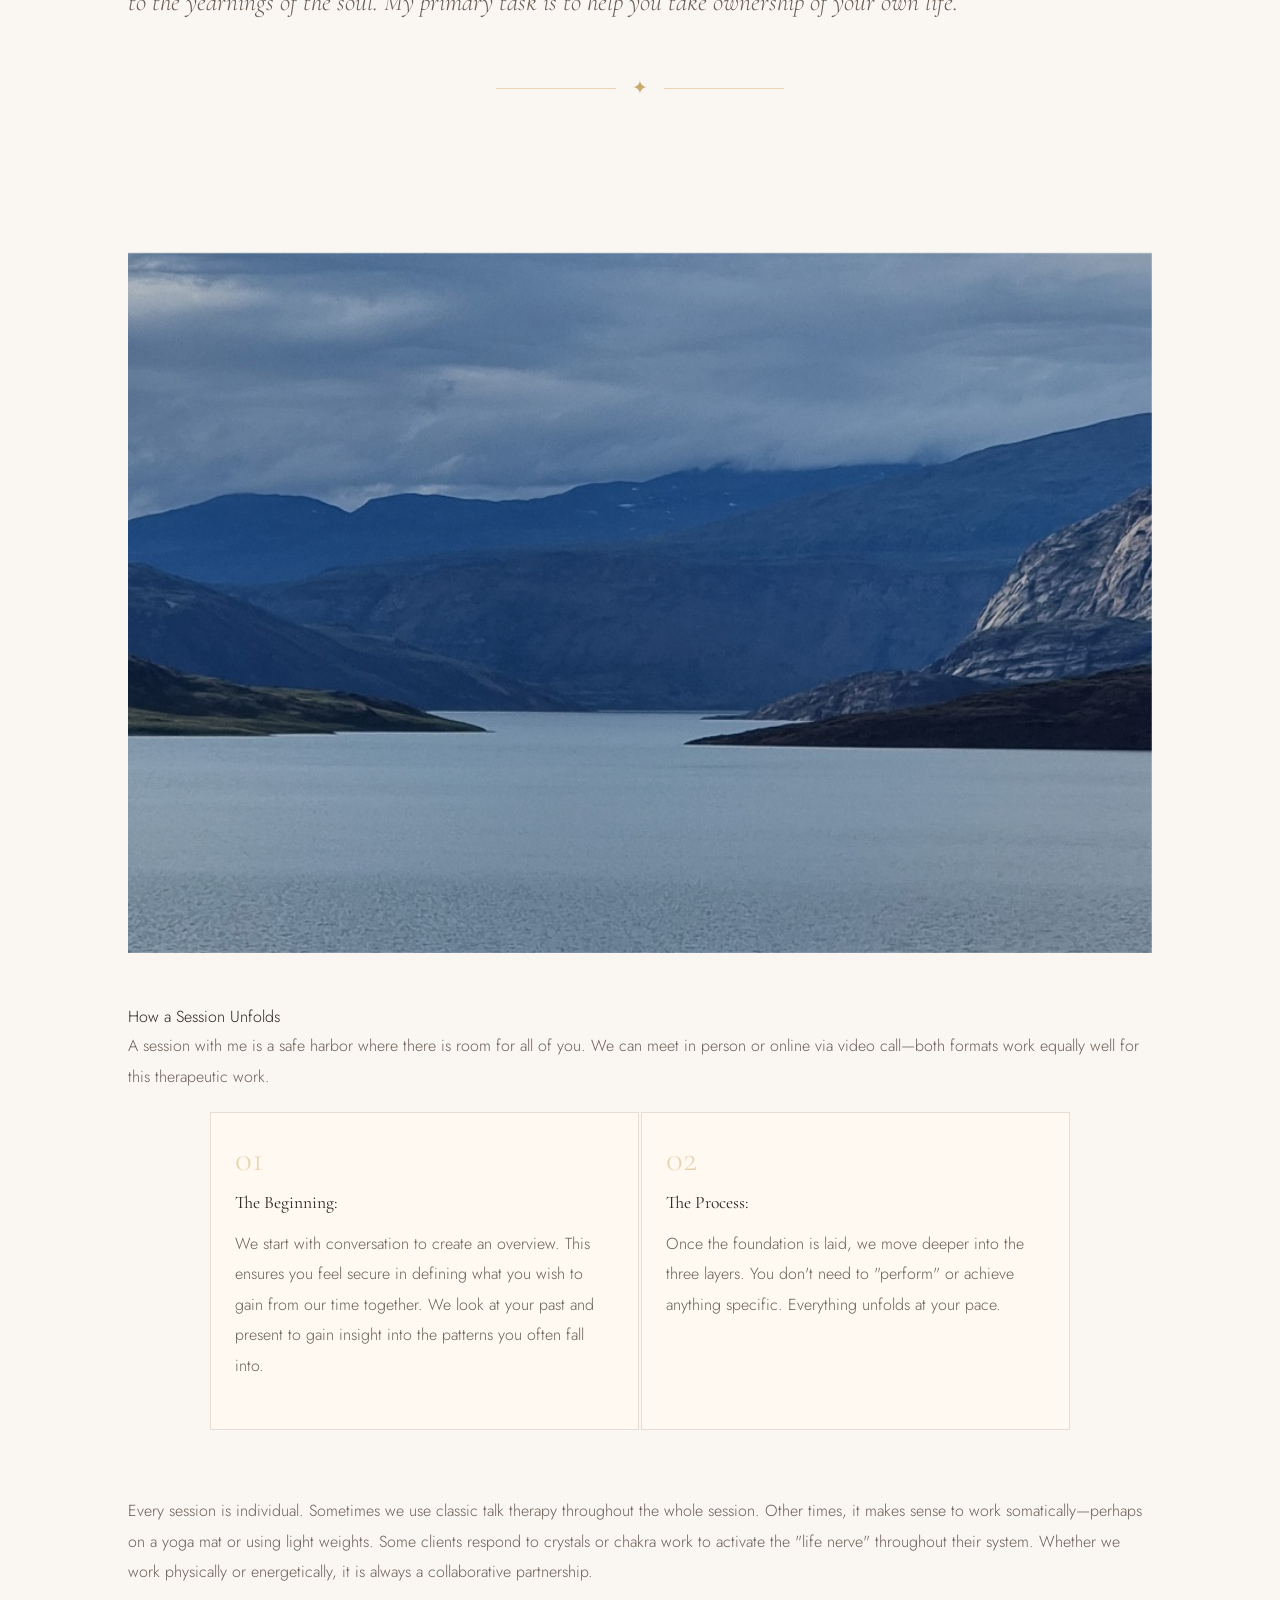
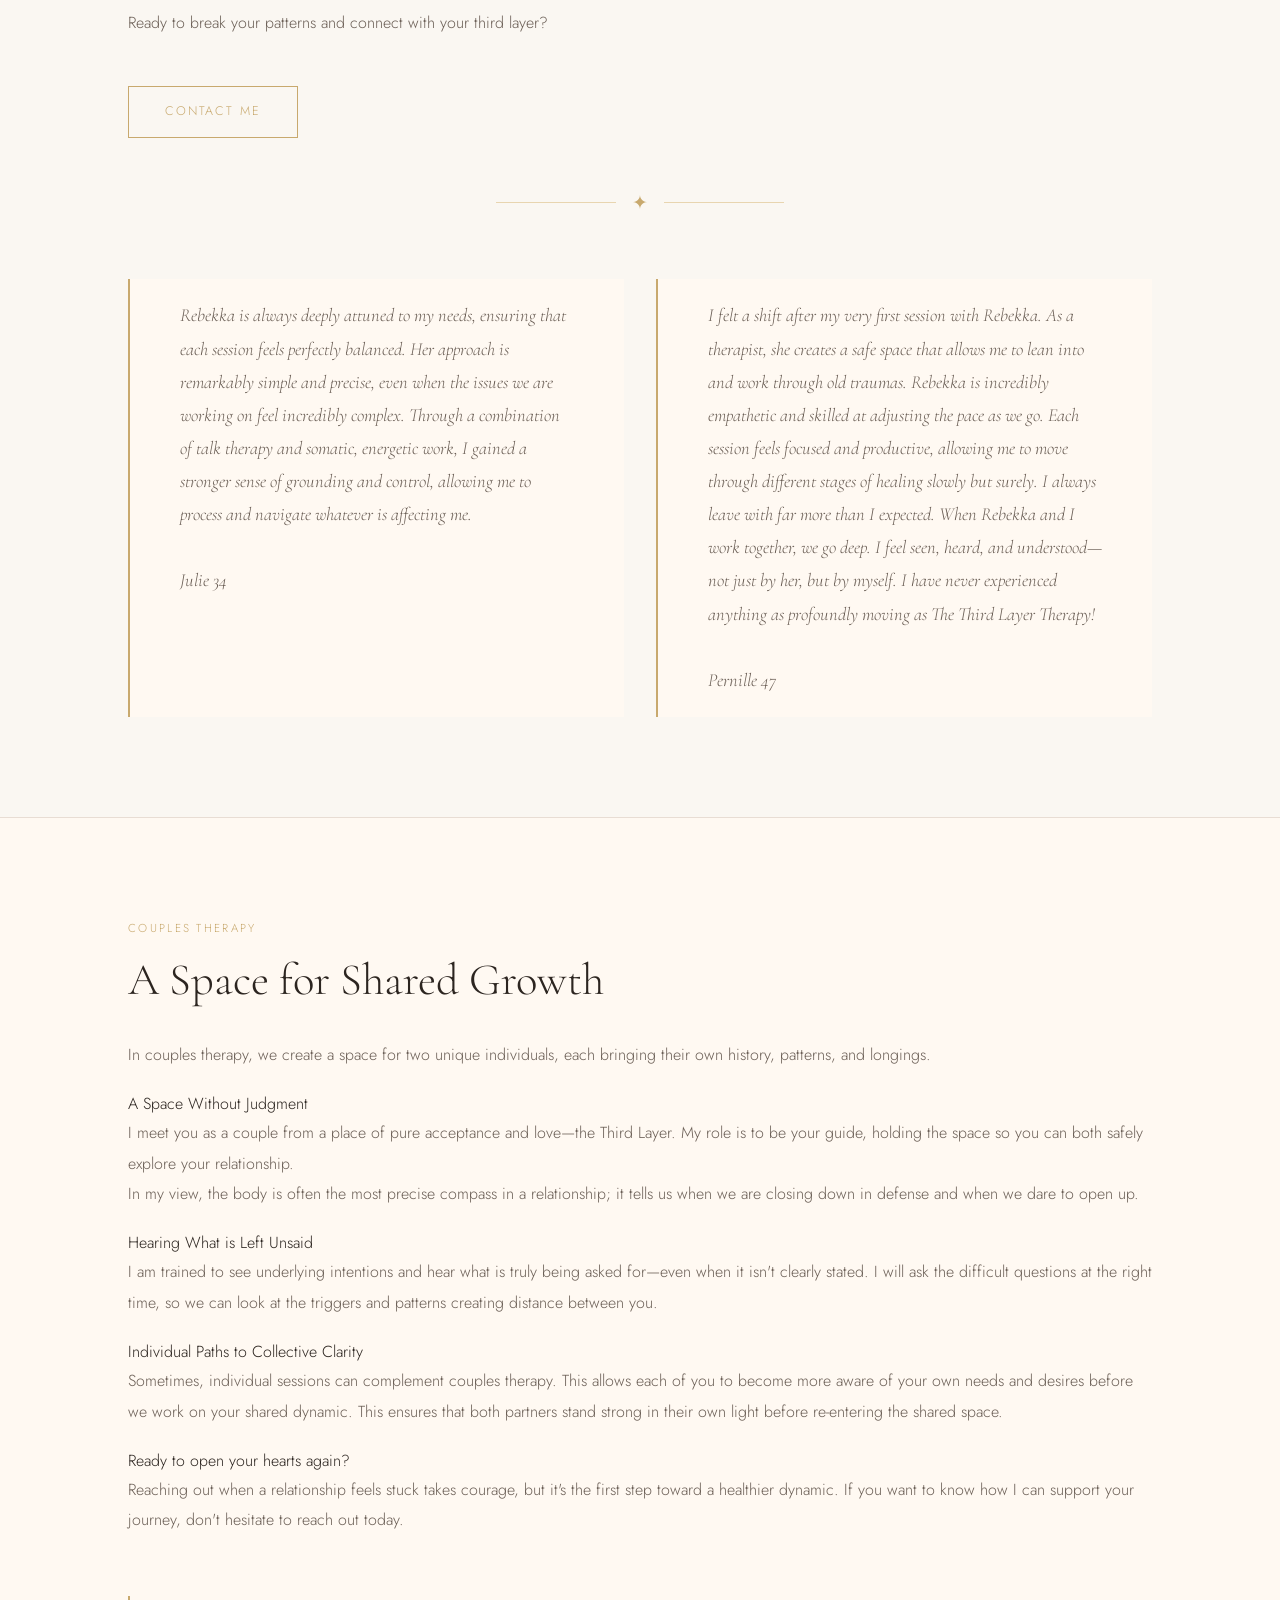
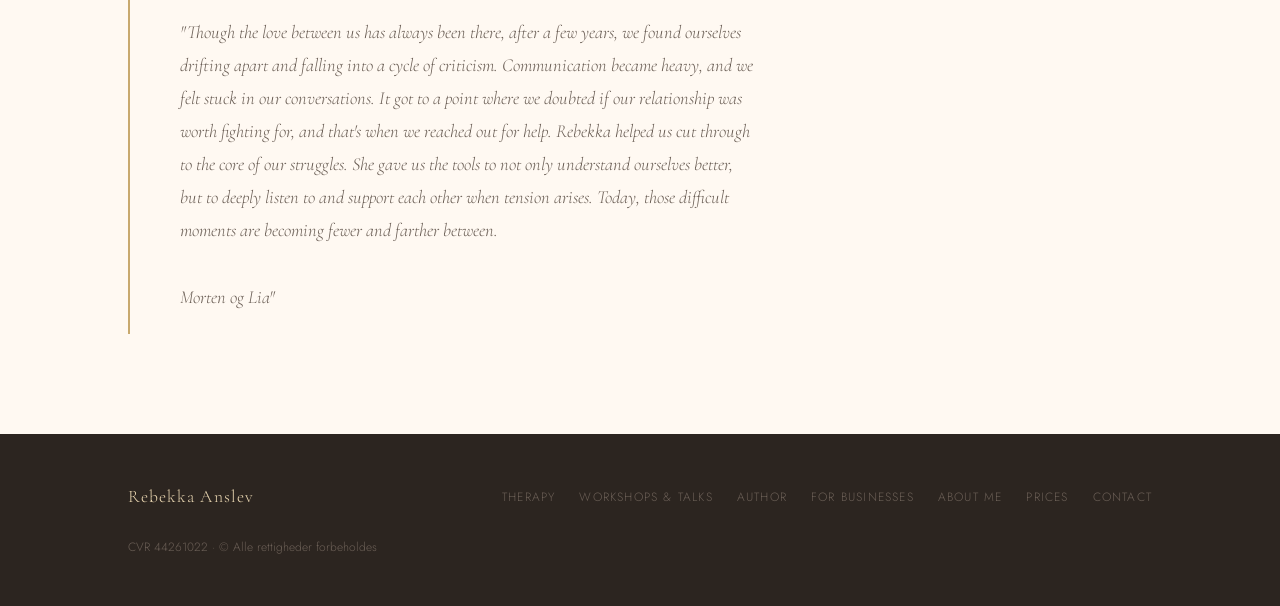
<file: subpages/therapy.html>
<!DOCTYPE html>
<html lang="da">

<head>
  <meta charset="UTF-8" />
  <meta name="viewport" content="width=device-width, initial-scale=1.0" />
  <title>Therapy — Rebekka Anslev</title>
  <link rel="preconnect" href="https://fonts.googleapis.com">
  <link rel="preconnect" href="https://fonts.gstatic.com" crossorigin>
  <link
    href="https://fonts.googleapis.com/css2?family=Cormorant+Garamond:ital,wght@0,300;0,400;0,500;1,300;1,400&family=Jost:wght@300;400;500&display=swap"
    rel="stylesheet">
  <link rel="stylesheet" href="../style.css">
  <link rel="icon" type="image/png" href="/images/logo_square.png">

</head>

<body>
  <div id="site-nav"></div>

  <div class="page">
    <div class="page-banner">
      <span class="section-label fade-up">What is Third Layer Therapy?</span>
      <h1 class="fade-up">Therapy</h1>
      <p class="fade-up">
        Over many years, I have developed a gentle yet profoundly effective form of therapy. This method was born from a
        desire to help people become "actively alive" in their bodies, their emotions, and their soulful longings. My
        approach is a unique blend of the practical and the spiritual; I combine my academic background in coaching and
        conflict resolution with spiritual training and clairvoyance.
        This creates a holistic process where our feet are planted firmly on the ground, while our hearts remain open to
        something greater. The goal is for you to learn how to remain vibrant and present through life's inevitable
        challenges. Instead of shutting down when things get difficult, I support you in taking ownership of your
        journey—across all your layers.
      </p>
    </div>
    <section class="section">
      <div class="about-grid">
        <p class="fade-up">
          Life is an ongoing learning process that requires love, persistence, and patience, balanced with a willingness
          to act. In these transitions, none of us are meant to do everything alone.
          <br><br>When life hurts—whether we've lost our courage or are trying to push through with sheer will — we all
          need a helping hand. It isn't always easy to be our authentic self or to hear what our heart is truly longing
          for.
          <br><br>The body is the vessel for everything we long for; it is through the body that we experience and live
          life. This is where the truth is felt—both when we are under pressure and when we are at peace. Research has
          long since confirmed that psychological wounds manifest physically. Therefore, "scars on the soul" can rarely
          be talked away; they must be felt gently to be released.
          By involving all three layers—Body, mind, and Spirit—I help you become aware of the patterns holding you back.
          I support you on the journey from the head to the heart, giving you the courage to move intentionally and act
          upon your true desires.
          <br><br>Trust is a vulnerable thing, often difficult to maintain throughout a lifetime. We all experience
          adversity that cracks our trust, teaching us to close our hearts to protect ourselves from future pain. To
          regain that trust—both in the world and in our own resilience—we must bring awareness to all our layers
          simultaneously.
          A central part of this therapy is practicing how to recognize the moments you instinctively shut down, and
          exploring what is needed for you to dare to open your heart again. I help you find your way back to your core,
          so you can stand securely in your own light and strength.

        </p>

        <div class="about-image fade-up">
          <!-- Replace terapi.jpg with a relevant image -->
          <img src="../images/terapi_portrat.jpg" alt="Terapi session">
        </div>
      </div>


      <div class="mv-b fade-up">
        <br>We work with everything it means to be human—from practical life experiences and the ego's defense
        mechanisms to the yearnings of the soul. My primary task is to help you take ownership of your own life.
      </div>
      <div class="gold-divider"><span>✦</span></div>

    </section>

    <section class="section" style="padding-top: 0px;">

      <div class="about-image fade-up">
        <!-- Replace terapi.jpg with a relevant image -->
        <img src="../images/greenland_lake_websize.jpg" alt="Terapi session">
      </div>
      <p><br></p>
      How a Session Unfolds
      <p>A session with me is a safe harbor where there is room for all of you. We can meet in person or online via
        video call—both formats work equally well for this therapeutic work.
      </p>


      <div class="tl-cards"
        style="grid-template-columns: repeat(2, 1fr); max-width: 860px; margin-left: auto; margin-right: auto;">
        <div class="tl-card">
          <div class="tl-card-num">01</div>
          <div class="tl-card-title">The Beginning: </div>
          <p class="tl-card-body">We start with conversation to create an overview. This ensures you feel secure in
            defining what you wish to gain from our time together. We look at your past and present to gain insight into
            the patterns you often fall into.</p>
        </div>
        <div class="tl-card">
          <div class="tl-card-num">02</div>
          <div class="tl-card-title">The Process: </div>
          <p class="tl-card-body">Once the foundation is laid, we move deeper into the three layers. You don't need to
            "perform" or achieve anything specific. Everything unfolds at your pace.</p>
        </div>
      </div>

      <p><br>Every session is individual. Sometimes we use classic talk therapy throughout the whole session. Other
        times, it makes sense to work somatically—perhaps on a yoga mat or using light weights. Some clients respond to
        crystals or chakra work to activate the "life nerve" throughout their system. Whether we work physically or
        energetically, it is always a collaborative partnership.</p>
      <p>Ready to break your patterns and connect with your third layer?<br></p>
      <br>
      <a href="../subpages/contact.html" class="btn fade-up">Contact me</a>
      <br>
      <div class="gold-divider"><span>✦</span></div>
      <div style="display: grid; grid-template-columns: 1fr 1fr; gap: 32px;">
        <div class="testimonialBox">
          <p class="fade-up">
            Rebekka is always deeply attuned to my needs, ensuring that each session feels perfectly balanced. Her
            approach is remarkably simple and precise, even when the issues we are working on feel incredibly complex.
            Through a combination of talk therapy and somatic, energetic work, I gained a stronger sense of grounding
            and control, allowing me to process and navigate whatever is affecting me.
            <br><br>
            Julie 34

          </p>
        </div>

        <div class="testimonialBox">
          <p class="fade-up">
            I felt a shift after my very first session with Rebekka. As a therapist, she creates a safe space that
            allows me to lean into and work through old traumas. Rebekka is incredibly empathetic and skilled at
            adjusting the pace as we go. Each session feels focused and productive, allowing me to move through
            different stages of healing slowly but surely.
            I always leave with far more than I expected. When Rebekka and I work together, we go deep. I feel seen,
            heard, and understood—not just by her, but by myself. I have never experienced anything as profoundly moving
            as The Third Layer Therapy!

            <br><br>
            Pernille 47

          </p>
        </div>
      </div>
  </div>

  <section class="section" style="background:var(--warm-white);border-top:1px solid var(--light-line);">
    <span class="section-label fade-up">Couples Therapy</span>
    <h2 class="fade-up">A Space for Shared Growth</h2>

    <p class="fade-up">
      In couples therapy, we create a space for two unique individuals, each bringing their own history, patterns, and
      longings.

    </p>
    A Space Without Judgment
    <p class="fade-up">
      I meet you as a couple from a place of pure acceptance and love—the Third Layer. My role is to be your guide,
      holding the space so you can both safely explore your relationship.
      <br> In my view, the body is often the most precise compass in a relationship; it tells us when we are closing
      down in defense and when we dare to open up.
    </p>
    Hearing What is Left Unsaid
    <p class="fade-up"> I am trained to see underlying intentions and hear what is truly being asked for—even when it
      isn't clearly stated. I will ask the difficult questions at the right time, so we can look at the triggers and
      patterns creating distance between you.
    </p>
    Individual Paths to Collective Clarity
    <p class="fade-up">Sometimes, individual sessions can complement couples therapy. This allows each of you to become
      more aware of your own needs and desires before we work on your shared dynamic. This ensures that both partners
      stand strong in their own light before re-entering the shared space.
    </p>
    Ready to open your hearts again?
    <p class="fade-up">
      Reaching out when a relationship feels stuck takes courage, but it's the first step toward a healthier dynamic. If
      you want to know how I can support your journey, don't hesitate to reach out today.
    </p>

    <br>

    <div class="testimonialBox">
      <p class="fade-up">
        "Though the love between us has always been there, after a few years, we found ourselves drifting apart and
        falling into a cycle of criticism. Communication became heavy, and we felt stuck in our conversations. It got to
        a point where we doubted if our relationship was worth fighting for, and that's when we reached out for help.
        Rebekka helped us cut through to the core of our struggles. She gave us the tools to not only understand
        ourselves better, but to deeply listen to and support each other when tension arises. Today, those difficult
        moments are becoming fewer and farther between.

        <br><br>
        Morten og Lia"
      </p>
    </div>
  </section>



  <div id="site-footer"></div>
  <script src="../nav.js"></script>
</body>

</html>
</file>
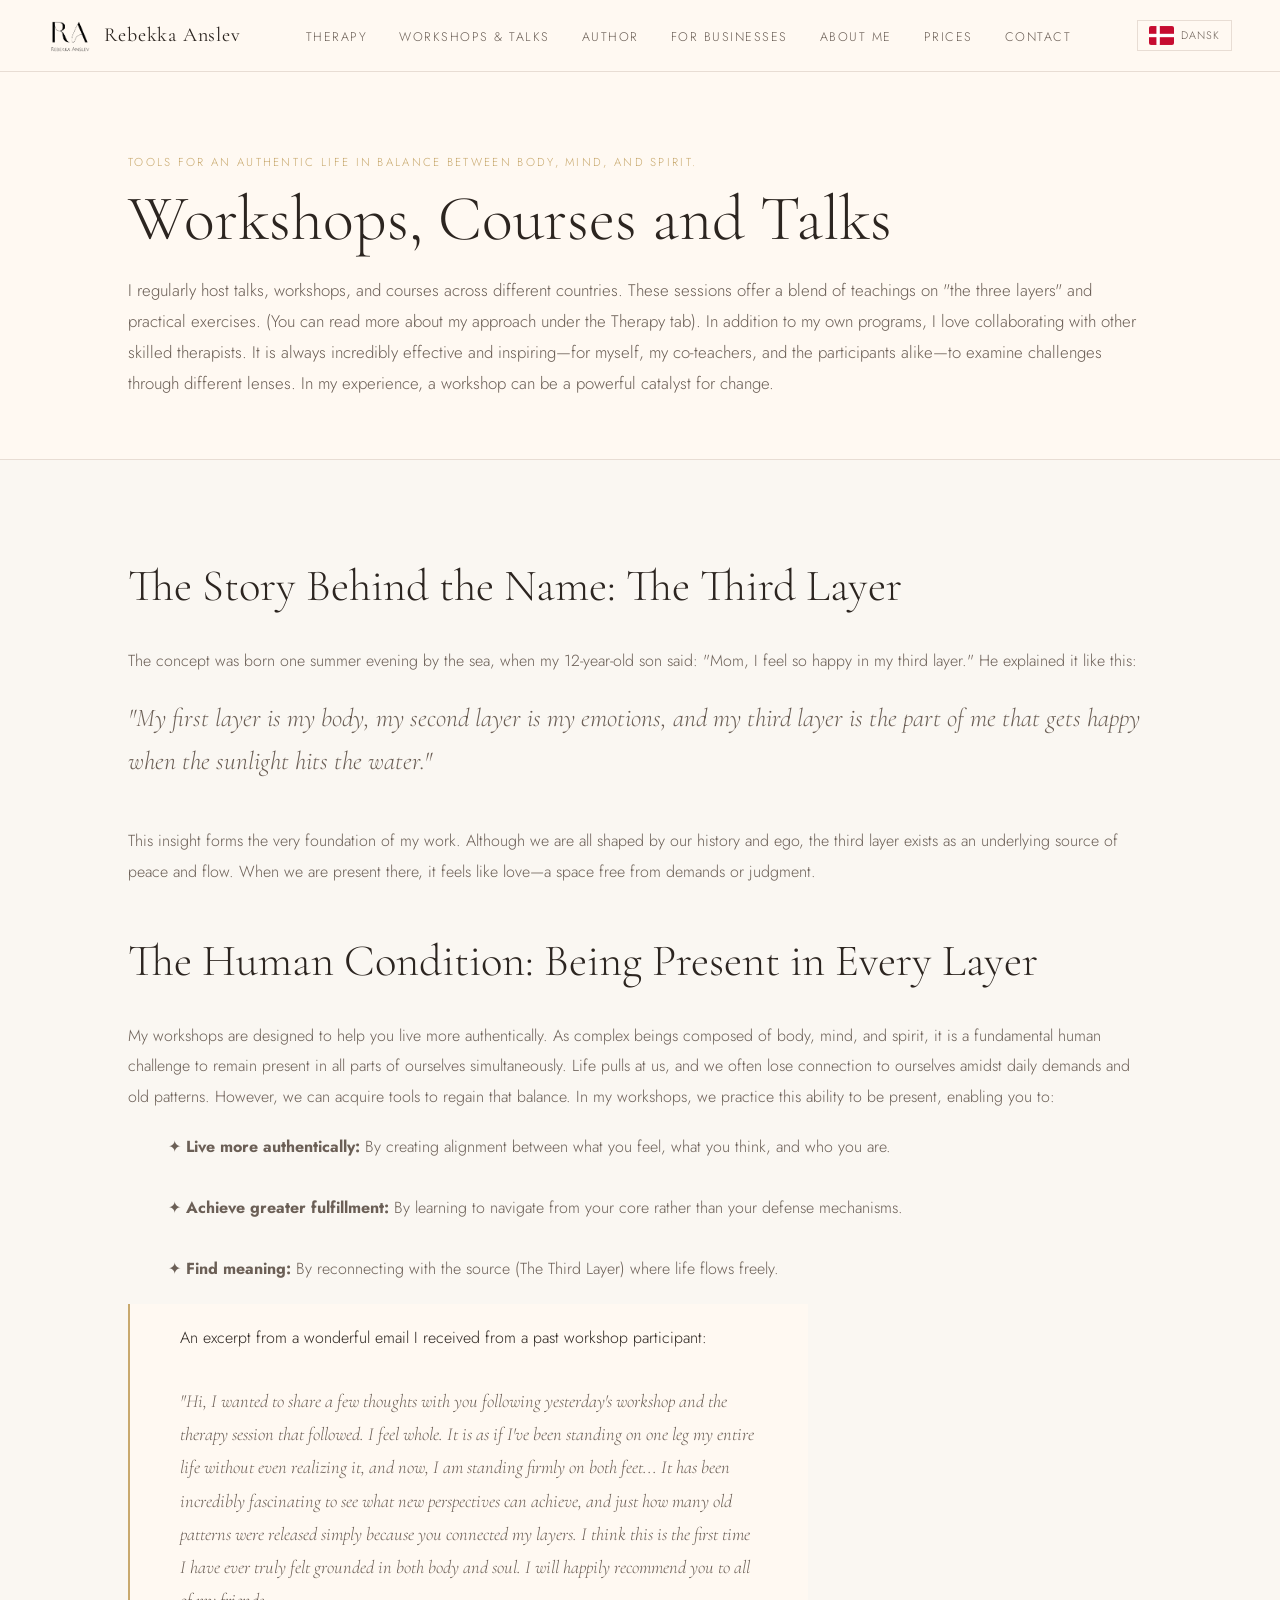
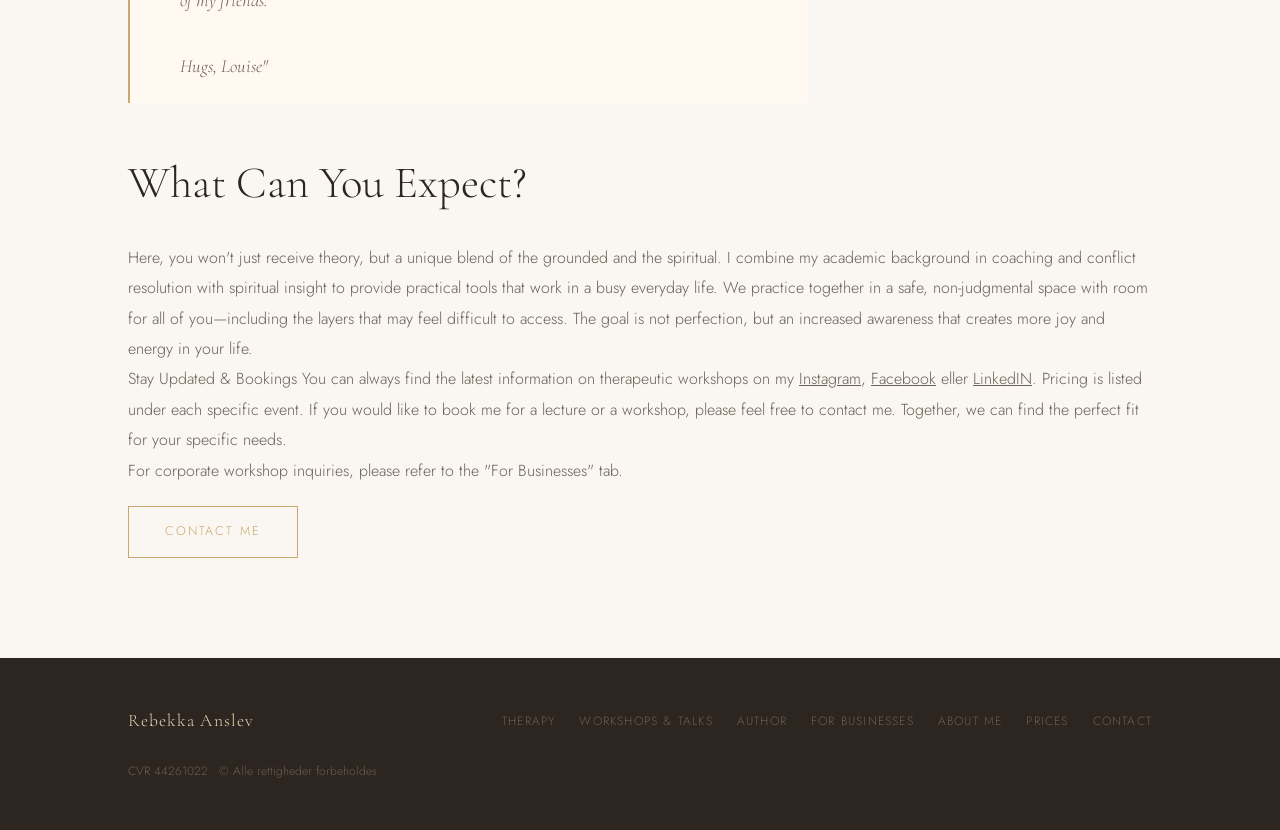
<file: subpages/workshops.html>
<!DOCTYPE html>
<html lang="da">

<head>
  <meta charset="UTF-8" />
  <meta name="viewport" content="width=device-width, initial-scale=1.0" />
  <title>Workshops — Rebekka Anslev</title>
  <link rel="preconnect" href="https://fonts.googleapis.com">
  <link rel="preconnect" href="https://fonts.gstatic.com" crossorigin>
  <link
    href="https://fonts.googleapis.com/css2?family=Cormorant+Garamond:ital,wght@0,300;0,400;0,500;1,300;1,400&family=Jost:wght@300;400;500&display=swap"
    rel="stylesheet">
  <link rel="stylesheet" href="../style.css">
  <link rel="icon" type="image/png" href="/images/logo_square.png">
  <link rel="icon" type="image/png" href="/images/logo_square.png">

</head>

<body>
  <div id="site-nav"></div>
  <div class="page">
    <div class="page-banner">
      <span class="section-label fade-up">Tools for an authentic life in balance between body, mind, and spirit.</span>
      <h1 class="fade-up">Workshops, Courses and Talks</h1>
      <p class="fade-up">I regularly host talks, workshops, and courses across different countries. These sessions
        offer a blend of teachings on "the three layers" and practical exercises. (You can read more about my approach
        under the Therapy tab). In addition to my own programs, I love collaborating with other skilled therapists. It
        is always incredibly effective and inspiring—for myself, my co-teachers, and the participants alike—to examine
        challenges through different lenses. In my experience, a workshop can be a powerful catalyst for change.
      </p>
    </div>
    <section class="section">
      <h2 class="fade-up">The Story Behind the Name: The Third Layer</h2>
      <p class="fade-up">The concept was born one summer evening by the sea, when my 12-year-old son said: "Mom, I feel
        so happy in my third layer." He explained it like this:
      </p>
      <div class="mv-b fade-up">
        "My first layer is my body, my second layer is my emotions, and my third layer is the part of me that gets happy
        when the sunlight hits the water."
        <br><br>

      </div>
      <p class="fade-up">This insight forms the very foundation of my work. Although we are all shaped by our history
        and ego, the third layer exists as an underlying source of peace and flow. When we are present there, it feels
        like love—a space free from demands or judgment.

      </p>
      <br>

      <h2 class="fade-up">The Human Condition: Being Present in Every Layer</h2>
      <p class="fade-up">My workshops are designed to help you live more authentically. As complex beings composed of
        body, mind, and spirit, it is a fundamental human challenge to remain present in all parts of ourselves
        simultaneously. Life pulls at us, and we often lose connection to ourselves amidst daily demands and old
        patterns.
        However, we can acquire tools to regain that balance. In my workshops, we practice this ability to be present,
        enabling you to:
      </p>
      <p class="fade-up" ; style="margin-left: 40px;">
        <span>✦</span> <b>Live more authentically:</b> By creating alignment between what you feel, what you think, and
        who you are.
        <br><br>
        <span>✦</span> <b>Achieve greater fulfillment:</b> By learning to navigate from your core rather than your
        defense mechanisms.
        <br><br>
        <span>✦</span> <b>Find meaning:</b> By reconnecting with the source (The Third Layer) where life flows freely.
      </p>

      <div class="testimonialBox">
        <tl-cards-title class="fade-up">An excerpt from a wonderful email I received from a past workshop participant:
        </tl-cards-title>
        <p class="fade-up">
          <br>"Hi, I wanted to share a few thoughts with you following yesterday's workshop and the therapy session that
          followed. I feel whole. It is as if I've been standing on one leg my entire life without even realizing it,
          and now, I am standing firmly on both feet... It has been incredibly fascinating to see what new perspectives
          can achieve, and just how many old patterns were released simply because you connected my layers. I think this
          is the first time I have ever truly felt grounded in both body and soul. I will happily recommend you to all
          of my friends.
          <br><br>
          Hugs, Louise"

        </p>
      </div>

      <h2 class="fade-up"><br>What Can You Expect?</h2>
      <p class="fade-up">Here, you won't just receive theory, but a unique blend of the grounded and the spiritual. I
        combine my academic background in coaching and conflict resolution with spiritual insight to provide practical
        tools that work in a busy everyday life.
        We practice together in a safe, non-judgmental space with room for all of you—including the layers that may feel
        difficult to access. The goal is not perfection, but an increased awareness that creates more joy and energy in
        your life.

        <br>
        Stay Updated & Bookings You can always find the latest information on therapeutic workshops on my
        <a href="https://www.instagram.com/rebekkaanslev.dk/" target="_blank"
          style="color: inherit; text-decoration: underline;">Instagram</a>,
        <a href="https://www.facebook.com/profile.php?id=61550701293813" target="_blank"
          style="color: inherit; text-decoration: underline;">Facebook</a>
        eller
        <a href="https://www.linkedin.com/in/rebekka-anslev-7918961b2/" target="_blank"
          style="color: inherit; text-decoration: underline;">LinkedIN</a>.

        Pricing is listed under each specific event.

        If you would like to book me for a lecture or a workshop, please feel free to contact me. Together, we can find
        the perfect fit for your specific needs.

        <br>For corporate workshop inquiries, please refer to the "For Businesses" tab.
        <br>
      </p>
      <a href="../subpages/contact.html" class="btn fade-up">Contact Me</a>

    </section>
  </div>
  <div id="site-footer"></div>
  <script src="../nav.js"></script>
</body>

</html>
</file>
<file: style.css>
/* ── Variables ── */
:root {
  --gold:        #c8a96e;
  --gold-light:  #e8d5b0;
  --cream:       #faf7f2;
  --warm-white:  #fff9f2;
  --dark:        #2c2520;
  --mid:         #6b5f56;
  --light-line:  #e8ddd4;
  --nav-height:  72px;
}



/* ── Reset ── */
*, *::before, *::after { box-sizing: border-box; margin: 0; padding: 0; }
html { scroll-behavior: smooth; }

body {
  font-family: 'Jost', sans-serif;
  background: var(--cream);
  color: var(--dark);
  font-weight: 300;
  line-height: 1.75;
}

img { display: block; max-width: 100%; }
a   { color: inherit; text-decoration: none; }

/* ── Nav ── */
nav {
  position: fixed; top: 0; left: 0; right: 0; z-index: 100;
  height: var(--nav-height);
  background: var(--warm-white);
  border-bottom: 1px solid var(--light-line);
  display: flex; align-items: center; justify-content: space-between;
  padding: 0 48px;
  transition: box-shadow .3s;
}
nav.scrolled { box-shadow: 0 2px 24px rgba(0,0,0,.07); }

.nav-logo {
  display: flex; align-items: center; gap: 14px;
  cursor: pointer;
}
.nav-logo img { height: 36px; width: auto; }
.nav-logo span {
  font-family: 'Cormorant Garamond', serif;
  font-size: 1.25rem; font-weight: 400;
  letter-spacing: .04em; color: var(--dark);
  transition: color .2s;
}
.nav-logo:hover span { color: var(--gold); }

.nav-links { display: flex; gap: 32px; list-style: none; }
.nav-links a {
  font-size: .78rem; letter-spacing: .12em; text-transform: uppercase;
  color: var(--mid); transition: color .2s;
  padding-bottom: 2px; border-bottom: 1px solid transparent;
}
.nav-links a:hover,
.nav-links a.active {
  color: var(--gold); border-bottom-color: var(--gold);
}

/* hamburger */
.hamburger {
  display: none; flex-direction: column; gap: 5px; cursor: pointer; padding: 4px;
}
.hamburger span { display: block; width: 24px; height: 1.5px; background: var(--dark); transition: .3s; }

/* mobile menu */
.mobile-menu {
  display: none; position: fixed; top: var(--nav-height); left: 0; right: 0; bottom: 0;
  background: var(--warm-white); z-index: 99;
  flex-direction: column; align-items: center; justify-content: center; gap: 36px;
}
.mobile-menu.open { display: flex; }
.mobile-menu a {
  font-family: 'Cormorant Garamond', serif;
  font-size: 2rem; font-weight: 300; letter-spacing: .05em;
  color: var(--dark); transition: color .2s;
}
.mobile-menu a:hover { color: var(--gold); }

/* ── Page wrapper ── */
.page {
  margin-top: var(--nav-height);
  min-height: calc(100vh - var(--nav-height));
}

/* ── Buttons ── */
.btn {
  display: inline-block; padding: 14px 36px;
  border: 1px solid var(--gold); color: var(--gold);
  font-family: 'Jost', sans-serif;
  font-size: .78rem; letter-spacing: .15em; text-transform: uppercase;
  transition: background .25s, color .25s;
}
.btn:hover { background: var(--gold); color: var(--warm-white); }
.btn-filled { background: var(--gold); color: var(--warm-white); }
.btn-filled:hover { background: var(--dark); border-color: var(--dark); }

/* ── Gold divider ── */
.gold-divider {
  display: flex; align-items: center; justify-content: center;
  gap: 16px; padding: 48px 0;
}
.gold-divider::before, .gold-divider::after {
  content: ''; flex: 1; max-width: 120px; height: 1px; background: var(--gold-light);
}
.gold-divider span { color: var(--gold); font-size: 1.2rem; }

/* ── Section base ── */
.section { padding: 100px 10vw; }
.section-label {
  font-size: .72rem; letter-spacing: .2em; text-transform: uppercase;
  color: var(--gold); margin-bottom: 16px; display: block;
}
.section h2 {
  font-family: 'Cormorant Garamond', serif;
  font-size: clamp(2rem, 3.5vw, 3rem);
  font-weight: 300; line-height: 1.2; margin-bottom: 32px;
}

.section h3 {
  font-family: 'Cormorant Garamond', Georgia, serif;
  font-size: clamp(1.2rem, 2vw, 1.6rem); font-weight: 300; 
  color: var(--mid); line-height: 1.7; margin: 0;
  margin-bottom: 16px;
}
.section p {
  color: var(--mid);  margin-bottom: 20px;
  font-size: 1rem; line-height: 1.9;
}

/* ── Page hero banner (for subpages) ── */
.page-banner {
  background: var(--warm-white);
  border-bottom: 1px solid var(--light-line);
  padding: 80px 10vw 60px;
}
.page-banner .section-label { margin-bottom: 12px; }
.page-banner h1 {
  font-family: 'Cormorant Garamond', serif;
  font-size: clamp(2.4rem, 5vw, 4rem);
  font-weight: 300; line-height: 1.1;
}
.page-banner p {
  color: var(--mid); margin-top: 20px;
  font-size: 1.05rem; line-height: 1.85;
}


  .cv-section { padding: 0 10% 80px;  background: var(--warm-white); }
  .cv-block { margin-bottom: 56px; }
  .cv-block-title { font-family: 'Cormorant Garamond',Georgia,serif; font-size: 1.5rem; font-weight: 300; color: var(--dark); margin-bottom: 20px; padding-bottom: 12px; border-bottom: 1px solid var(--light-line); }
  .cv-row { display: grid; grid-template-columns: 160px 1fr; gap: 12px 24px; padding: 10px 0; border-bottom: 1px solid var(--cream); align-items: baseline; }
  .cv-row:last-child { border-bottom: none; }
  .cv-year { font-size: .82rem; color: var(--gold); letter-spacing: .04em; font-weight: 400; padding-top: 2px; }
  .cv-desc { font-size: .93rem; color: var(--mid); line-height: 1.7; }
  .cv-desc a { color: var(--gold); border-bottom: 1px solid transparent; transition: border-color .2s; }
  .cv-desc a:hover { border-bottom-color: var(--gold); }

  @media (max-width: 600px) {
    .om-banner, .om-body, .cv-section { padding-left: 24px; padding-right: 24px; }
    .cv-row { grid-template-columns: 1fr; gap: 4px; }
  }


/* ── Hero (front page only) ── */
.hero {
  min-height: calc(100vh - var(--nav-height));
  display: grid; grid-template-columns: 1fr 1fr; align-items: center;
}
.hero-text { padding: 80px 64px 80px 10vw; }
.hero-eyebrow {
  font-size: .72rem; letter-spacing: .2em; text-transform: uppercase;
  color: var(--gold); margin-bottom: 24px;
}
.hero-text h1 {
  font-family: 'Cormorant Garamond', serif;
  font-size: clamp(2.6rem, 5vw, 4.2rem); font-weight: 300;
  line-height: 1.15; margin-bottom: 28px; color: var(--dark);
}
.hero-text h1 em { font-style: italic; color: var(--gold); }
.hero-text p {
  font-size: 1rem; color: var(--mid); max-width: 440px;
  margin-bottom: 40px; line-height: 1.85;
}
.hero-image {
  height: calc(100vh - var(--nav-height)); overflow: hidden; position: relative;
}
.hero-image img { width: 100%; height: 100%; object-fit: cover; object-position: top center; }


/* ── About image ── */
.about-grid { display: grid; grid-template-columns: 1fr 1fr; gap: 80px; align-items: center; }
.about-image { position: relative;  }
.about-image img { width: 100%; aspect-ratio: 3/4; object-fit: cover;  max-height: 700px; }


/* ── Services ── */
.services { background: var(--warm-white); border-top: 1px solid var(--light-line); border-bottom: 1px solid var(--light-line); padding: 80px 10vw; }
.services-header { text-align: center; margin-bottom: 60px; }
.services-header h2 { font-family: 'Cormorant Garamond', serif; font-size: clamp(2rem, 3vw, 2.8rem); font-weight: 300; }
.services-grid { display: grid; grid-template-columns: repeat(4, 1fr); gap: 2px; }
.service-card {
  padding: 40px 32px; border: 1px solid var(--light-line); background: var(--cream);
  transition: border-color .25s, background .25s; cursor: pointer;
}
.service-card:hover { border-color: var(--gold-light); background: var(--warm-white); }
.service-number {
  font-family: 'Cormorant Garamond', serif; font-size: 3rem; font-weight: 300;
  color: var(--gold-light); line-height: 1; margin-bottom: 16px;
}
.service-card h3 { font-family: 'Cormorant Garamond', serif; font-size: 1.3rem; font-weight: 400; margin-bottom: 12px; }
.service-card p { font-size: .88rem; color: var(--mid); line-height: 1.8; }

/* ── Quote ── */
.quote-section {
  padding: 120px 10vw; background: var(--dark); color: var(--cream); text-align: center;
}
.quote-section blockquote {
  font-family: 'Cormorant Garamond', serif;
  font-size: clamp(1.5rem, 3vw, 2.5rem); font-weight: 300; font-style: italic;
  line-height: 1.5; max-width: 760px; margin: 0 auto 32px; color: var(--gold-light);
}
.quote-section cite { font-size: .8rem; letter-spacing: .15em; text-transform: uppercase; color: var(--mid); }

.testimonialBox {
    max-width: 680px; border-left: 2px solid var(--gold);
    padding: 20px 50px; margin-top: 12px;
    background: var(--warm-white);
  }
  .testimonialBox p {
    margin: 0; font-size: 1rem; color: var(--mid);
    font-style: italic; font-family: 'Cormorant Garamond', Georgia, serif;
    font-size: 1.15rem; line-height: 1.8;

  }

/* ── Testimonials ── */
.testimonials { padding: 100px 10vw; }
.testimonials-header { text-align: center; margin-bottom: 60px; }
.testimonials-grid { display: grid; grid-template-columns: repeat(3, 1fr); gap: 32px; }
.testimonial { padding: 40px 36px; border: 1px solid var(--light-line); position: relative; }
.testimonial::before {
  content: '\201C'; font-family: 'Cormorant Garamond', serif;
  font-size: 5rem; line-height: .8; color: var(--gold-light);
  position: absolute; top: 24px; left: 28px;
}
.testimonial p { font-size: .93rem; color: var(--mid); line-height: 1.85; margin-bottom: 24px; padding-top: 32px; }
.testimonial-name { font-size: .75rem; letter-spacing: .12em; text-transform: uppercase; color: var(--gold); }

/* ── Contact ── */
.contact { background: var(--warm-white); border-top: 1px solid var(--light-line); padding: 100px 10vw; }
.contact-inner { display: grid; grid-template-columns: 1fr 1fr; gap: 80px; align-items: start; }
.contact h2 { font-family: 'Cormorant Garamond', serif; font-size: clamp(2rem, 3vw, 2.8rem); font-weight: 300; margin-bottom: 24px; }
.contact p { color: var(--mid); font-size: 1rem; line-height: 1.85; margin-bottom: 12px; }
.contact a { color: var(--gold); border-bottom: 1px solid transparent; transition: border-color .2s; }
.contact a:hover { border-bottom-color: var(--gold); }
.contact-info { margin-top: 32px; }
.contact-info-item { display: flex; align-items: center; gap: 12px; margin-bottom: 12px; font-size: .93rem; color: var(--mid); }
.contact-info-item .icon {
  width: 32px; height: 32px; border: 1px solid var(--gold-light);
  display: flex; align-items: center; justify-content: center;
  flex-shrink: 0; color: var(--gold); font-size: .85rem;
}
.contact-form { display: flex; flex-direction: column; gap: 20px; }
.form-row { display: grid; grid-template-columns: 1fr 1fr; gap: 20px; }
.form-group { display: flex; flex-direction: column; gap: 8px; }
.form-group label { font-size: .72rem; letter-spacing: .12em; text-transform: uppercase; color: var(--mid); }
.form-group input, .form-group textarea {
  background: var(--cream); border: 1px solid var(--light-line);
  padding: 14px 18px; font-family: 'Jost', sans-serif;
  font-size: .93rem; color: var(--dark); outline: none;
  transition: border-color .2s; resize: none;
}
.form-group input:focus, .form-group textarea:focus { border-color: var(--gold); }
.form-group textarea { min-height: 130px; }

/* ── Footer ── */
footer {
  background: var(--dark); color: var(--mid);
  padding: 48px 10vw;
  display: flex; justify-content: space-between; align-items: center;
  flex-wrap: wrap; gap: 24px;
}
.footer-logo { font-family: 'Cormorant Garamond', serif; font-size: 1.1rem; color: var(--gold-light); letter-spacing: .06em; }
.footer-links { display: flex; gap: 24px; flex-wrap: wrap; }
.footer-links a { font-size: .75rem; letter-spacing: .1em; text-transform: uppercase; color: var(--mid); transition: color .2s; }
.footer-links a:hover { color: var(--gold); }
.footer-copy { font-size: .75rem; }


/* ── tl ── */
.tl-section { padding: 30px 10%; }
.tl-label {
  font-size: .72rem; letter-spacing: .2em; text-transform: uppercase;
  color: var(--gold); margin-bottom: 16px; display: block;
  font-family: 'Jost', 'Segoe UI', sans-serif; font-weight: 300;
}
.tl-section h2 {
  font-family: 'Cormorant Garamond', Georgia, serif;
  font-size: clamp(2rem, 3.5vw, 3rem); font-weight: 300; line-height: 1.2;
  margin-bottom: 32px; color: var(--dark);
}
.tl-section p {
  font-family: 'Jost', 'Segoe UI', sans-serif; font-weight: 300;
  color: var(--mid); margin-bottom: 20px;
  font-size: 1rem; line-height: 1.9;
}
.tl-section em {
  font-family: 'Cormorant Garamond', Georgia, serif;
  font-style: italic; color: var(--dark); font-size: 1.05em;
}
.tl-divider {
  display: flex; align-items: center; gap: 16px; margin: 40px 0;
}
.tl-divider::before, .tl-divider::after {
  content: ''; flex: 1; height: 1px; background: var(--gold-light);
}
.tl-divider span { color: var(--gold); font-size: 1rem; }
.tl-cards {
  display: grid; grid-template-columns: repeat(3, 1fr);
  gap: 2px; margin: 8px 0 36px;
  
}
.tl-card {
  border: 1px solid var(--light-line); padding: 28px 24px; background: var(--warm-white);
}
.tl-card-title {
  font-family: 'Cormorant Garamond', Georgia, serif;
  font-size: 1.1rem; font-weight: 400; color: var(--dark); margin-bottom: 10px;
}
.tl-card-body {
  font-family: 'Jost', 'Segoe UI', sans-serif; font-weight: 300;
  font-size: .88rem; color: var(--mid); line-height: 1.75; margin: 0;
}
.tl-card-num {
  font-family: 'Cormorant Garamond', Georgia, serif;
  font-size: 2.2rem; font-weight: 300; color: var(--gold-light);
  line-height: 1; margin-bottom: 12px;
}

.tl-mission {
 font-family: 'Cormorant Garamond', Georgia, serif;
    font-size: 2rem; font-weight: 300; font-style: italic;
    color:var(--mid); line-height: 1.7; margin: 0;
  
}
@media (max-width: 600px) {
  .tl-section { padding: 64px 24px; }
  .tl-cards { grid-template-columns: 1fr; }
}
.mv { padding: 32px 10%; font-family: 'Jost','Segoe UI',sans-serif; }
.mv-label {
  font-size: .68rem; letter-spacing: .2em; text-transform: uppercase;
  color: var(--gold); margin-bottom: 20px; display: block; font-weight: 300;
}

/* A — large italic serif, no box */
.mv-a {
  font-family: 'Cormorant Garamond', Georgia, serif;
  font-size: clamp(1.4rem, 2.5vw, 2rem); font-weight: 300; font-style: italic;
  color: var(--dark); line-height: 1.55; margin: 0;
}

/* B — centered with gold ornament */
.mv-b-wrap { text-align: center; padding: 16px 0; }
.mv-b-ornament { color: var(--gold-light); font-size: 2.5rem; line-height: 1; margin-bottom: 16px; font-family: Georgia, serif; }
.mv-b {
  font-family: 'Cormorant Garamond', Georgia, serif;
  font-size: clamp(1.2rem, 2vw, 1.6rem); font-weight: 300; font-style: italic;
  color: var(--mid); line-height: 1.7; margin: 0;
}

/* C — gold text, no decoration */
.mv-c {
  font-family: 'Cormorant Garamond', Georgia, serif;
  font-size: clamp(1.2rem, 2vw, 1.55rem); font-weight: 400;
  color: var(--gold); line-height: 1.7; margin: 0; letter-spacing: .01em;
}

.mv-divider {
  border: none; border-top: 1px solid var(--light-line); margin: 36px 0;
}
.mv-tag {
  font-size: .72rem; letter-spacing: .15em; text-transform: uppercase;
  color: var(--gold-light); font-weight: 300; margin-bottom: 10px; display: block;
}

/* ── Language switcher ── */
.nav-right {
  display: flex; align-items: center; gap: 16px;
}
.lang-switch {
  display: flex; align-items: center; gap: 7px;
  font-size: .68rem; letter-spacing: .1em; text-transform: uppercase;
  color: var(--mid); transition: color .2s;
  border: 1px solid var(--light-line); padding: 5px 11px;
}
.lang-switch:hover { color: var(--gold); border-color: var(--gold-light); }
.lang-switch span { color: inherit; }
.lang-switch--mobile { margin-top: 12px; font-size: .85rem; }


/* ── Animations ── */
@keyframes fadeUp {
  from { opacity: 0; transform: translateY(28px); }
  to   { opacity: 1; transform: translateY(0); }
}
.fade-up { opacity: 0; }
.fade-up.visible { animation: fadeUp .7s ease forwards; }
.fade-up:nth-child(2) { animation-delay: .1s; }
.fade-up:nth-child(3) { animation-delay: .2s; }
.fade-up:nth-child(4) { animation-delay: .3s; }

/* ── Responsive ── */
@media (max-width: 1024px) {
  .services-grid { grid-template-columns: 1fr 1fr; }
  .testimonials-grid { grid-template-columns: 1fr 1fr; }
}
@media (max-width: 768px) {
  nav { padding: 0 24px; }
  .nav-links { display: none; }
  .hamburger { display: flex; }
  .hero { grid-template-columns: 1fr; }
  .hero-text { padding: 60px 24px; }
  .section { padding: 64px 24px; }
  .about-grid { grid-template-columns: 1fr; gap: 48px; }
  .services { padding: 64px 24px; }
  .services-grid { grid-template-columns: 1fr; }
  .testimonials { padding: 64px 24px; }
  .testimonials-grid { grid-template-columns: 1fr; }
  .contact { padding: 64px 24px; }
  .contact-inner { grid-template-columns: 1fr; gap: 48px; }
  .form-row { grid-template-columns: 1fr; }
  footer { padding: 40px 24px; flex-direction: column; align-items: flex-start; }
  .page-banner { padding: 60px 24px 48px; }
}
</file>
